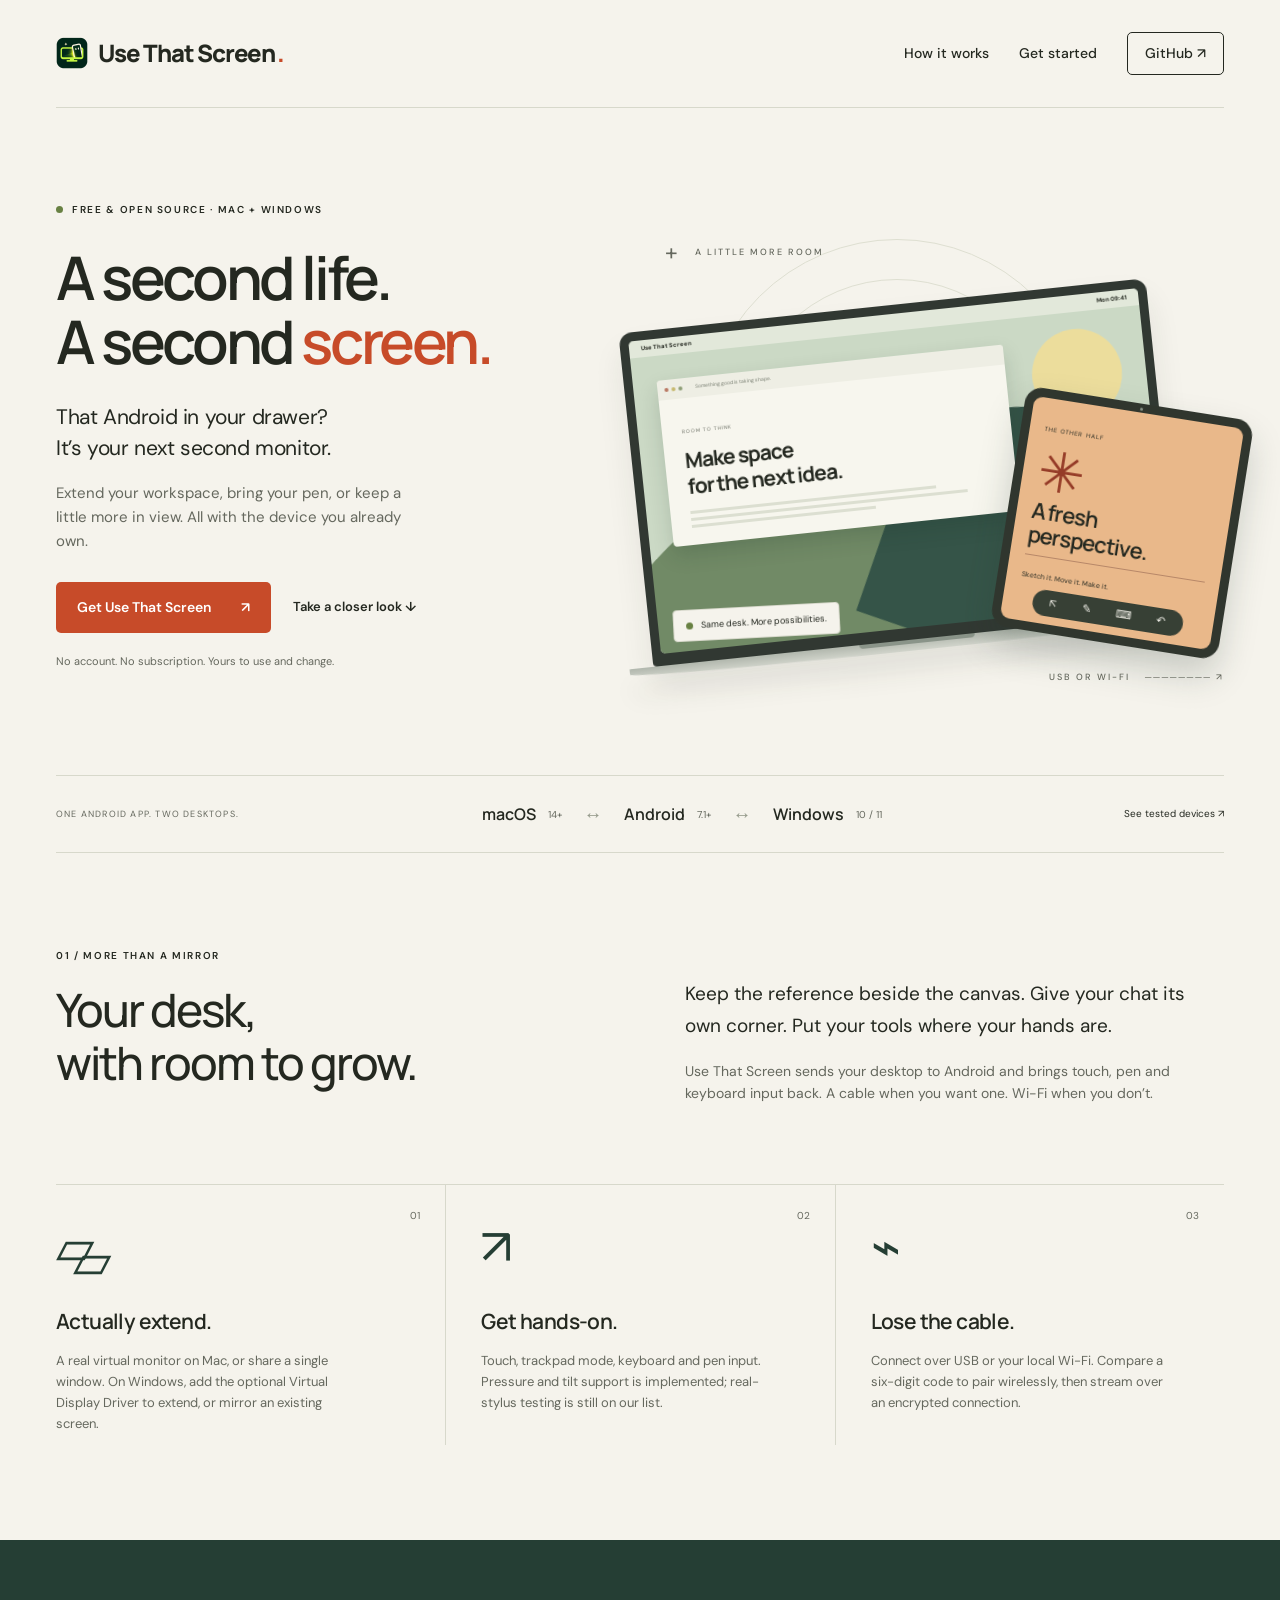
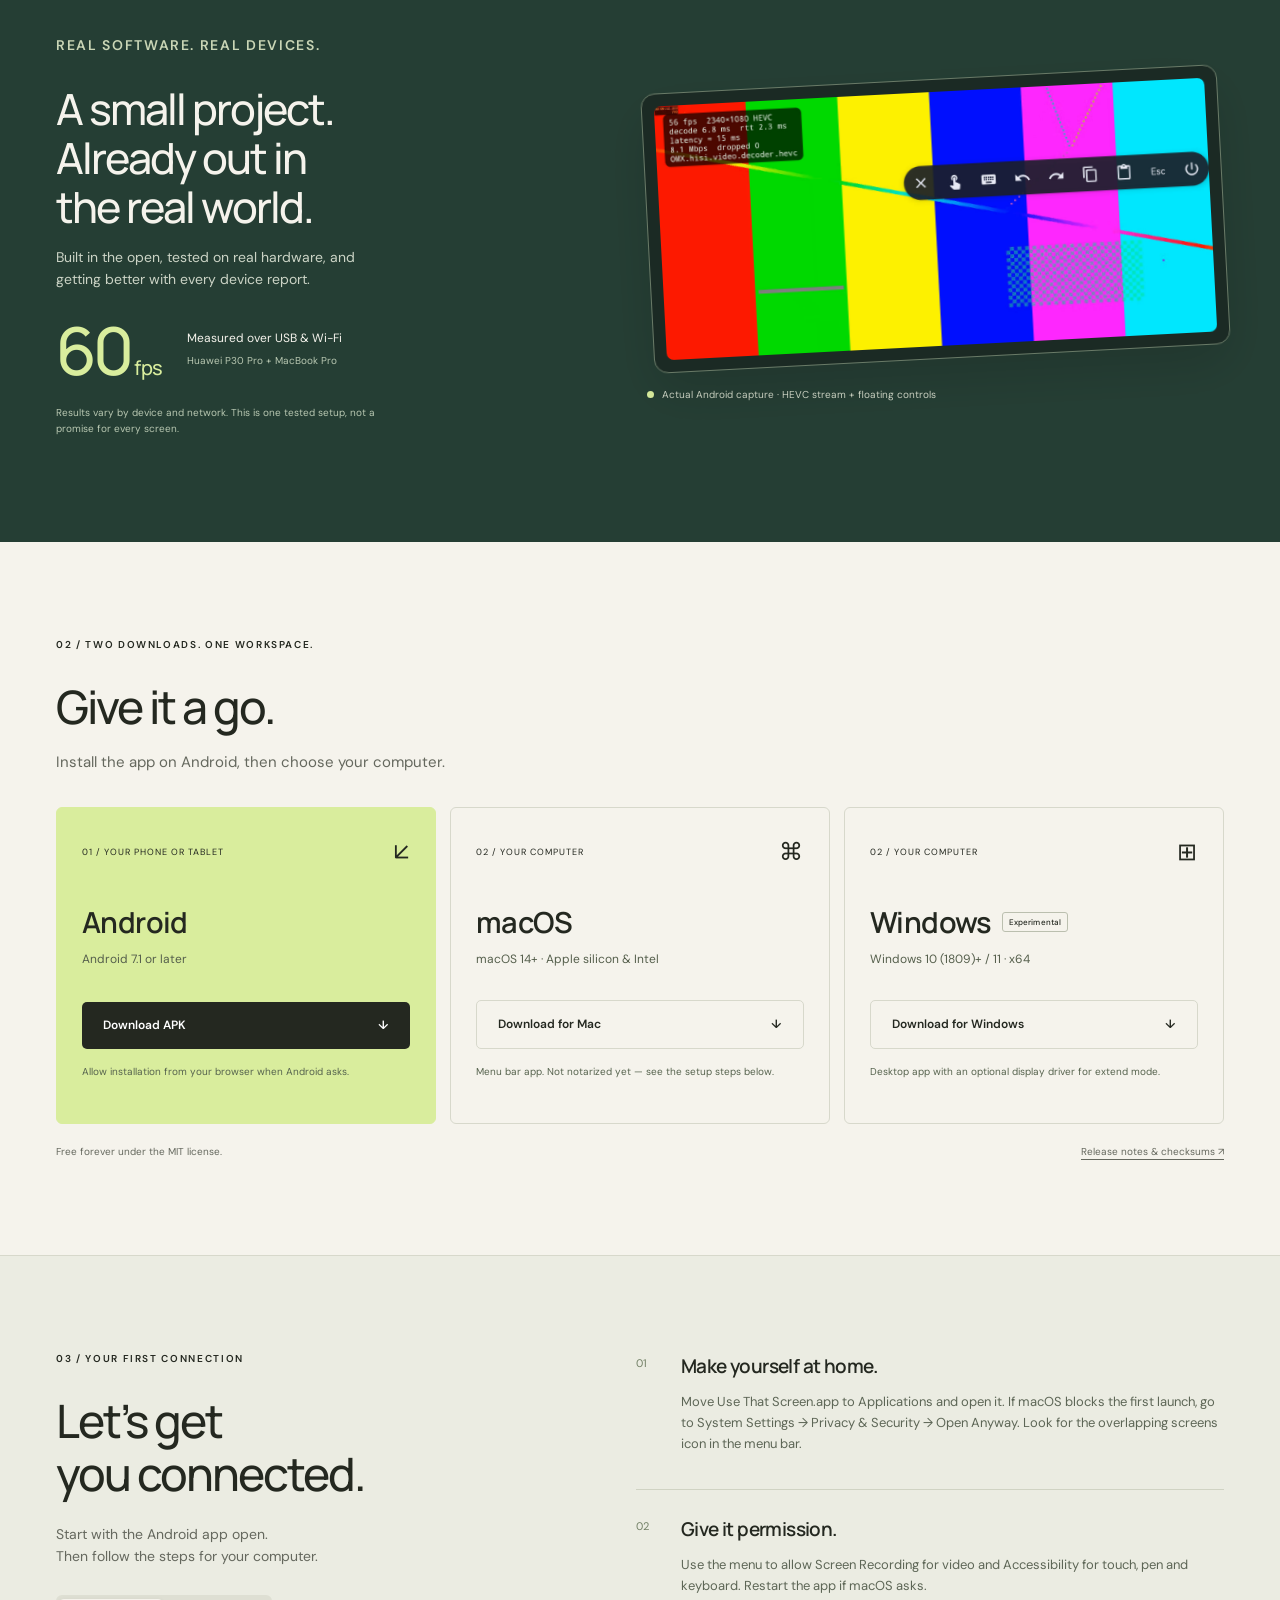
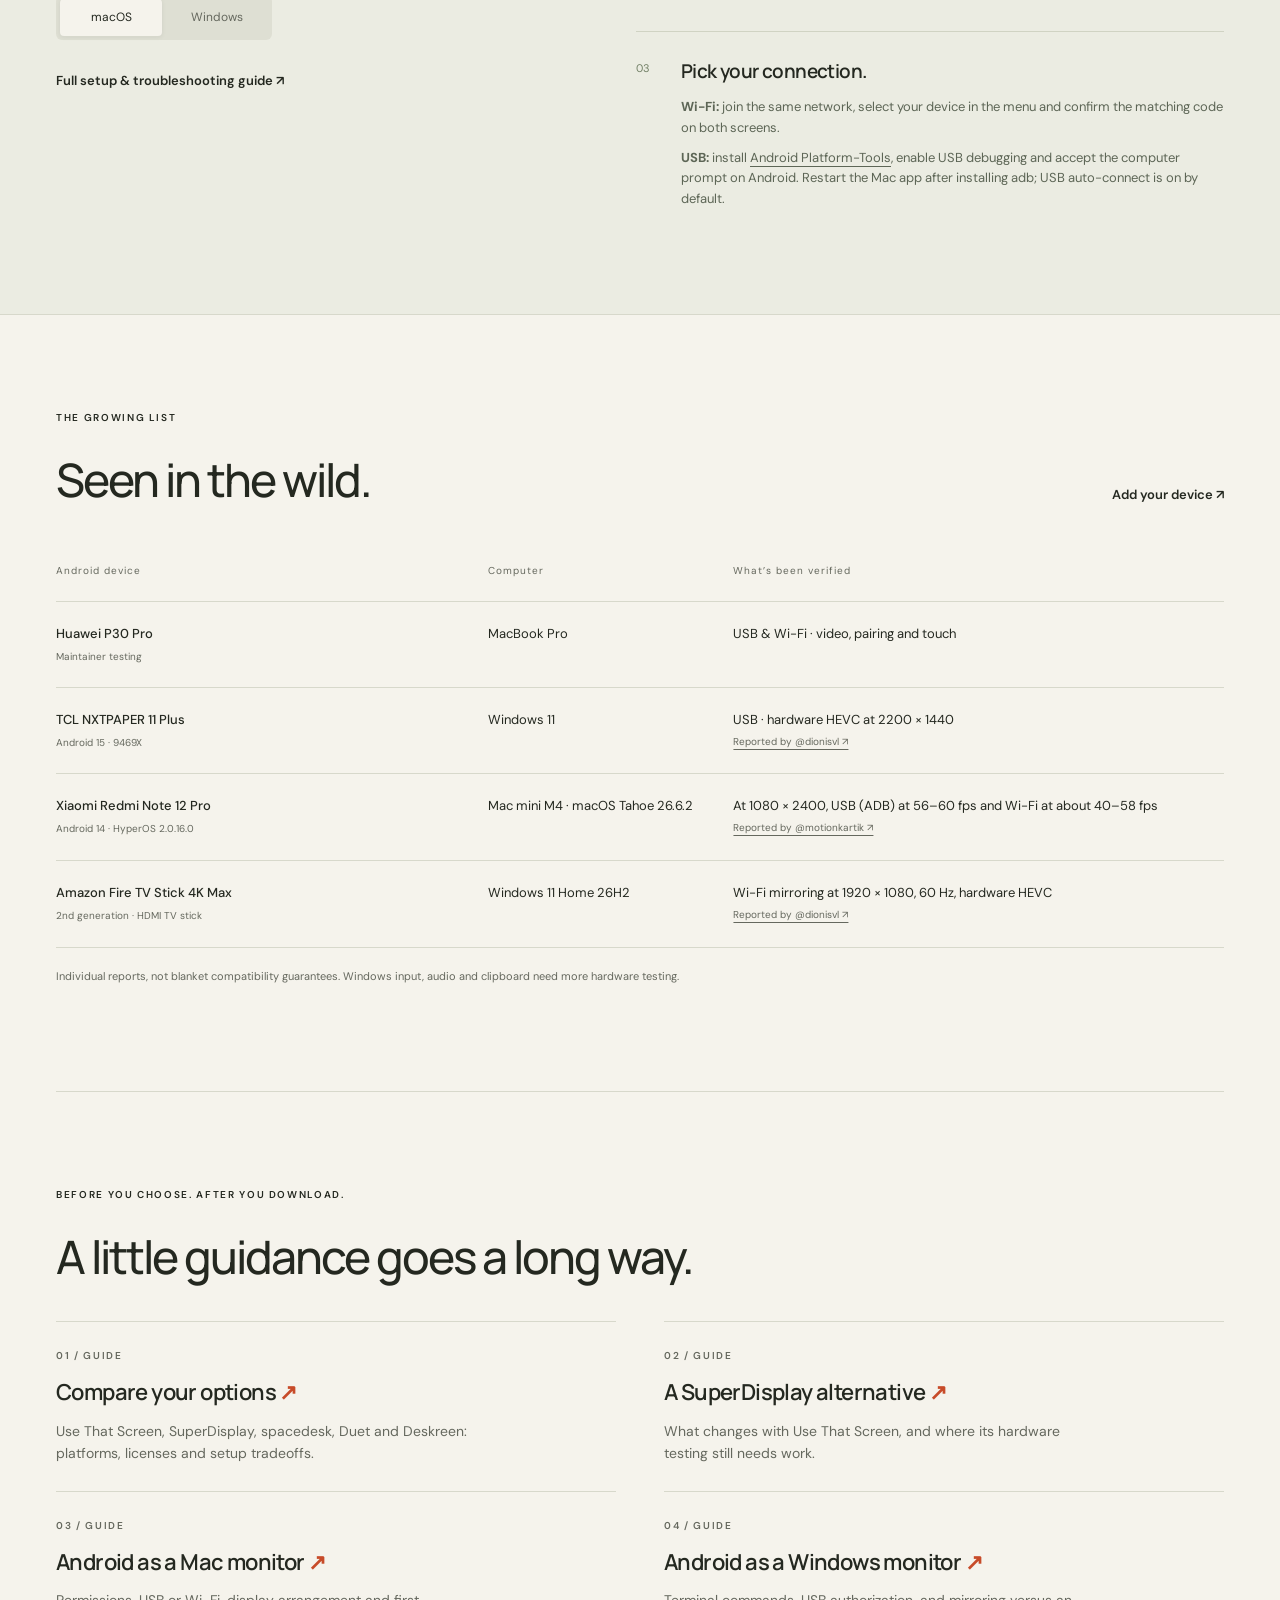
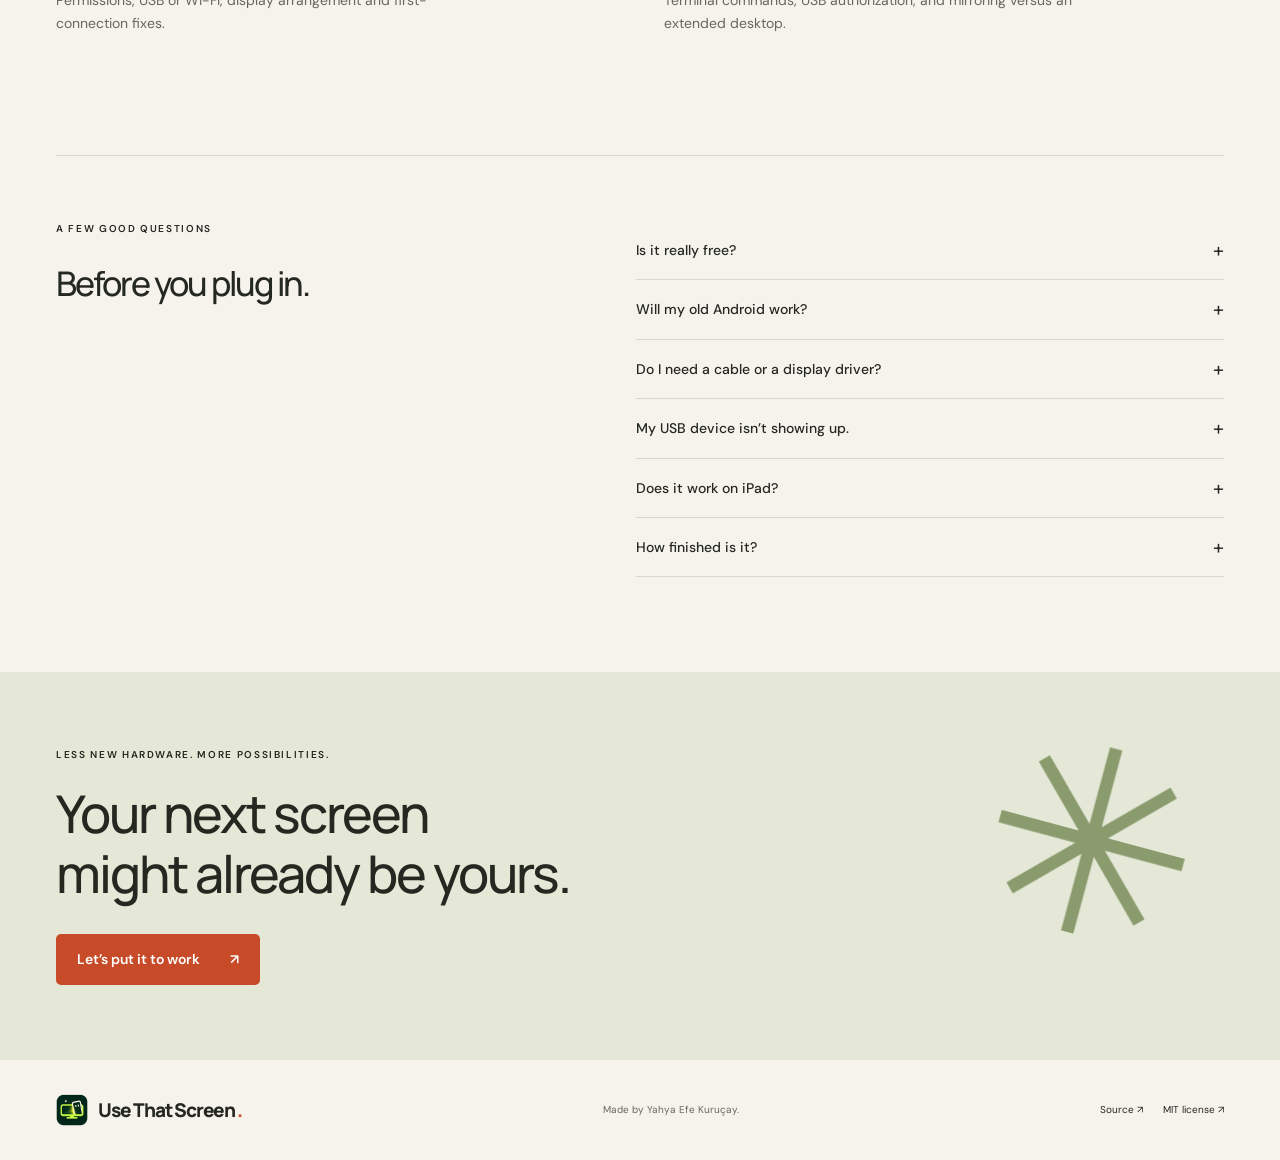
<file: docs/index.html>
<!doctype html>
<html lang="en">
  <head>
    <meta charset="utf-8" />
    <meta name="viewport" content="width=device-width, initial-scale=1" />
    <title>
      Use That Screen — Free Android Second Monitor for Mac &amp; Windows
    </title>
    <meta
      name="description"
      content="Turn an Android phone or tablet into a second screen for your Mac or Windows PC. USB or Wi-Fi. Free, open source, no account required."
    />
    <meta name="theme-color" content="#f5f3ec" />
    <link rel="canonical" href="https://usethatscreen.com/" />
    <meta property="og:type" content="website" />
    <meta
      property="og:title"
      content="Use That Screen — A second life. A second screen."
    />
    <meta
      property="og:description"
      content="More room for your ideas. Turn the Android device you already own into a second screen for Mac or Windows."
    />
    <meta
      property="og:image"
      content="https://usethatscreen.com/assets/social-preview.png"
    />
    <meta property="og:url" content="https://usethatscreen.com/" />
    <meta name="twitter:card" content="summary_large_image" />
    <link rel="icon" href="assets/logo.png" type="image/png" sizes="256x256" />
    <link rel="apple-touch-icon" href="assets/logo.png" />
    <link rel="preconnect" href="https://fonts.googleapis.com" />
    <link rel="preconnect" href="https://fonts.gstatic.com" crossorigin />
    <link
      href="https://fonts.googleapis.com/css2?family=DM+Sans:wght@400;450;500;600;700&family=Manrope:wght@400;500;600;700;800&display=swap"
      rel="stylesheet"
    />
    <link rel="stylesheet" href="assets/site.css" />
    <script src="assets/site.js" defer></script>
    <script type="application/ld+json">
      {
        "@context": "https://schema.org",
        "@type": "SoftwareApplication",
        "@id": "https://usethatscreen.com/#software",
        "name": "Use That Screen",
        "url": "https://usethatscreen.com/",
        "description": "Free, open-source Android second monitor for Mac and Windows, over USB or Wi-Fi.",
        "applicationCategory": "UtilitiesApplication",
        "operatingSystem": "Android 7.1+, macOS 14+, Windows 10 (1809)+ / 11",
        "license": "https://github.com/efekurucay/usethatscreen/blob/main/LICENSE",
        "downloadUrl": "https://github.com/efekurucay/usethatscreen/releases/latest",
        "author": {
          "@type": "Person",
          "name": "Yahya Efe Kuruçay",
          "url": "https://efekurucay.com/"
        },
        "offers": { "@type": "Offer", "price": "0", "priceCurrency": "USD" },
        "image": "https://usethatscreen.com/assets/social-preview.png"
      }
    </script>
    <link rel="stylesheet" href="assets/guides.css" />
  </head>
  <body>
    <a class="skip" href="#main">Skip to content</a>
    <header class="header wrap">
      <a class="brand" href="./" aria-label="Use That Screen home"
        ><img class="brand-mark" src="assets/logo.png" alt="" width="32" height="32"
        />Use That Screen<span class="wordmark-dot">.</span></a
      >
      <nav aria-label="Main navigation">
        <a href="#how-it-works">How it works</a><a href="#setup">Get started</a
        ><a class="github-link" href="https://github.com/efekurucay/usethatscreen"
          >GitHub <span aria-hidden="true">↗</span></a
        >
      </nav>
    </header>
    <main id="main">
      <section class="hero wrap" aria-labelledby="hero-title">
        <div class="hero-copy">
          <p class="eyebrow">
            <span class="status-dot"></span> FREE & OPEN SOURCE · MAC + WINDOWS
          </p>
          <h1 id="hero-title">A second life.<br />A second <em>screen.</em></h1>
          <p class="hero-description">
            That Android in your drawer?<br />It’s your next second monitor.
          </p>
          <p class="hero-detail">
            Extend your workspace, bring your pen, or keep a little more in
            view. All with the device you already own.
          </p>
          <div class="hero-actions">
            <a class="button primary" href="#download"
              >Get Use That Screen <span aria-hidden="true">↗</span></a
            ><a class="text-link" href="#how-it-works"
              >Take a closer look <span aria-hidden="true">↓</span></a
            >
          </div>
          <p class="fine-print">
            No account. No subscription. Yours to use and change.
          </p>
        </div>
        <div
          class="hero-art"
          role="img"
          aria-label="Illustration of a laptop and Android tablet sharing an extended workspace over USB or Wi-Fi"
        >
          <div class="art-label top-label">
            <span class="tiny-cross">+</span> A LITTLE MORE ROOM
          </div>
          <div class="orbit orbit-one"></div>
          <div class="orbit orbit-two"></div>
          <div class="laptop">
            <div class="laptop-screen">
              <div class="desktop">
                <div class="desktop-bar">
                  <span>Use That Screen</span><span>Mon 09:41</span>
                </div>
                <div class="sun"></div>
                <div class="hill hill-back"></div>
                <div class="hill hill-front"></div>
                <div class="work-window">
                  <div class="window-bar">
                    <b></b><b></b><b></b
                    ><span>Something good is taking shape.</span>
                  </div>
                  <div class="window-content">
                    <small>ROOM TO THINK</small
                    ><strong>Make space<br />for the next idea.</strong>
                    <div class="fake-lines"><i></i><i></i><i></i></div>
                  </div>
                </div>
              </div>
            </div>
            <div class="laptop-base"></div>
          </div>
          <div class="tablet">
            <div class="tablet-camera"></div>
            <div class="tablet-screen">
              <div class="tablet-note">
                <span>THE OTHER HALF</span>
                <div class="note-flower" aria-hidden="true">✳</div>
                <strong>A fresh<br />perspective.</strong>
                <div class="note-rule"></div>
                <small>Sketch it. Move it. Make it.</small>
              </div>
              <div class="tablet-toolbar">
                <span>↖</span><span>✎</span><span>⌨</span><span>↶</span>
              </div>
            </div>
          </div>
          <div class="connection-tag">
            <span class="status-dot"></span> Same desk. More possibilities.
          </div>
          <div class="art-label bottom-label">
            USB OR WI-FI <span aria-hidden="true">──────── ↗</span>
          </div>
        </div>
      </section>
      <div class="compatibility wrap">
        <span>ONE ANDROID APP. TWO DESKTOPS.</span>
        <div>
          macOS <small>14+</small><b>↔</b> Android <small>7.1+</small
          ><b>↔</b> Windows <small>10 / 11</small>
        </div>
        <a href="#devices">See tested devices ↗</a>
      </div>
      <section id="how-it-works" class="intro wrap section">
        <div class="section-heading">
          <p class="eyebrow">01 / MORE THAN A MIRROR</p>
          <h2>Your desk,<br />with room to grow.</h2>
        </div>
        <div class="intro-copy">
          <p>
            Keep the reference beside the canvas. Give your chat its own corner.
            Put your tools where your hands are.
          </p>
          <p>
            Use That Screen sends your desktop to Android and brings touch, pen and
            keyboard input back. A cable when you want one. Wi-Fi when you
            don’t.
          </p>
        </div>
      </section>
      <section class="features wrap" aria-label="Features">
        <article class="feature">
          <span class="feature-number">01</span>
          <div class="feature-symbol screens" aria-hidden="true">
            ▱<span>▱</span>
          </div>
          <h3>Actually extend.</h3>
          <p>
            A real virtual monitor on Mac, or share a single window. On
            Windows, add the optional Virtual Display Driver to extend, or
            mirror an existing screen.
          </p>
        </article>
        <article class="feature">
          <span class="feature-number">02</span>
          <div class="feature-symbol" aria-hidden="true">↗</div>
          <h3>Get hands-on.</h3>
          <p>
            Touch, trackpad mode, keyboard and pen input. Pressure and tilt
            support is implemented; real-stylus testing is still on our list.
          </p>
        </article>
        <article class="feature">
          <span class="feature-number">03</span>
          <div class="feature-symbol" aria-hidden="true">⌁</div>
          <h3>Lose the cable.</h3>
          <p>
            Connect over USB or your local Wi-Fi. Compare a six-digit code to
            pair wirelessly, then stream over an encrypted connection.
          </p>
        </article>
      </section>
      <section class="proof section">
        <div class="wrap proof-grid">
          <div>
            <p class="eyebrow">REAL SOFTWARE. REAL DEVICES.</p>
            <h2>
              A small project.<br />Already out in<br />
              the real world.
            </h2>
            <p>
              Built in the open, tested on real hardware, and getting better
              with every device report.
            </p>
            <div class="measurement">
              <strong data-roll>60<span class="unit">fps</span></strong>
              <div>
                Measured over USB & Wi-Fi<br /><small
                  >Huawei P30 Pro + MacBook Pro</small
                >
              </div>
            </div>
            <p class="proof-note">
              Results vary by device and network. This is one tested setup, not
              a promise for every screen.
            </p>
          </div>
          <figure>
            <div class="proof-image">
              <img
                src="assets/streaming.jpg"
                width="1400"
                height="646"
                loading="lazy"
                alt="Actual Use That Screen test stream on Android showing 56 fps, HEVC decoding, and the touch toolbar"
              />
            </div>
            <figcaption>
              <span class="status-dot"></span> Actual Android capture · HEVC
              stream + floating controls
            </figcaption>
          </figure>
        </div>
      </section>
      <section id="download" class="wrap section download">
        <div class="section-heading">
          <p class="eyebrow">02 / TWO DOWNLOADS. ONE WORKSPACE.</p>
          <h2>Give it a go.</h2>
          <p>Install the app on Android, then choose your computer.</p>
        </div>
        <div class="download-grid">
          <article class="download-card android-card">
            <div class="download-top">
              <span>01 / YOUR PHONE OR TABLET</span
              ><span aria-hidden="true">↙</span>
            </div>
            <h3>Android</h3>
            <p>Android 7.1 or later</p>
            <a
              class="button dark"
              href="https://github.com/efekurucay/usethatscreen/releases/latest/download/UseThatScreen.apk"
              data-download="android"
              >Download APK <span aria-hidden="true">↓</span></a
            ><small
              >Allow installation from your browser when Android asks.</small
            >
          </article>
          <article class="download-card">
            <div class="download-top">
              <span>02 / YOUR COMPUTER</span><span aria-hidden="true">⌘</span>
            </div>
            <h3>macOS</h3>
            <p>macOS 14+ · Apple silicon & Intel</p>
            <a
              class="button outline"
              href="https://github.com/efekurucay/usethatscreen/releases/latest/download/UseThatScreen-macOS.zip"
              data-download="mac"
              >Download for Mac <span aria-hidden="true">↓</span></a
            ><small
              >Menu bar app. Not notarized yet — see the setup steps
              below.</small
            >
          </article>
          <article class="download-card">
            <div class="download-top">
              <span>02 / YOUR COMPUTER</span><span aria-hidden="true">⊞</span>
            </div>
            <h3>Windows <span class="experimental">Experimental</span></h3>
            <p>Windows 10 (1809)+ / 11 · x64</p>
            <a
              class="button outline"
              href="https://github.com/efekurucay/usethatscreen/releases/latest/download/UseThatScreen-windows-x64-setup.exe"
              data-download="windows"
              >Download for Windows <span aria-hidden="true">↓</span></a
            ><small
              >Desktop app with an optional display driver for extend mode.</small
            >
          </article>
        </div>
        <div class="download-foot">
          <span>Free forever under the MIT license.</span
          ><a href="https://github.com/efekurucay/usethatscreen/releases/latest"
            >Release notes & checksums ↗</a
          >
        </div>
      </section>
      <section id="setup" class="setup section">
        <div class="wrap setup-grid">
          <div>
            <p class="eyebrow">03 / YOUR FIRST CONNECTION</p>
            <h2>Let’s get<br />you connected.</h2>
            <p>
              Start with the Android app open.<br />Then follow the steps for
              your computer.
            </p>
            <div
              class="platform-switch"
              data-active="mac"
              role="group"
              aria-label="Choose your computer"
            >
              <button type="button" data-platform="mac" aria-pressed="true">
                macOS</button
              ><button
                type="button"
                data-platform="windows"
                aria-pressed="false"
              >
                Windows
              </button>
            </div>
            <a
              class="text-link"
              href="https://github.com/efekurucay/usethatscreen/blob/main/docs/SETUP.md"
              >Full setup & troubleshooting guide ↗</a
            >
          </div>
          <div class="setup-steps" id="setup-instructions" aria-live="polite">
            <div data-guide="mac">
              <ol>
                <li>
                  <h3>Make yourself at home.</h3>
                  <p>
                    Move Use That Screen.app to Applications and open it. If macOS
                    blocks the first launch, go to System Settings → Privacy &
                    Security → Open Anyway. Look for the overlapping screens
                    icon in the menu bar.
                  </p>
                </li>
                <li>
                  <h3>Give it permission.</h3>
                  <p>
                    Use the menu to allow Screen Recording for video and
                    Accessibility for touch, pen and keyboard. Restart the app
                    if macOS asks.
                  </p>
                </li>
                <li>
                  <h3>Pick your connection.</h3>
                  <p>
                    <strong>Wi-Fi:</strong> join the same network, select your
                    device in the menu and confirm the matching code on both
                    screens.
                  </p>
                  <p>
                    <strong>USB:</strong> install
                    <a
                      href="https://developer.android.com/tools/releases/platform-tools"
                      >Android Platform-Tools</a
                    >, enable USB debugging and accept the computer prompt on
                    Android. Restart the Mac app after installing adb; USB
                    auto-connect is on by default.
                  </p>
                </li>
              </ol>
            </div>
            <div data-guide="windows" hidden>
              <ol>
                <li>
                  <h3>Install and open the app.</h3>
                  <p>
                    Run the Windows installer and open Use That Screen from the
                    Start menu. Keep the Android app open.
                  </p>
                </li>
                <li>
                  <h3>Connect your device.</h3>
                  <p>
                    <strong>USB:</strong> install
                    <a
                      href="https://developer.android.com/tools/releases/platform-tools"
                      >Android Platform-Tools</a
                    >, enable USB debugging, unlock Android and allow this
                    computer. Select the device under USB.
                  </p>
                  <p>
                    <strong>Wi-Fi:</strong> select the device under Wi-Fi or
                    enter the address shown on Android, then confirm the
                    matching code on both screens.
                  </p>
                </li>
                <li>
                  <h3>Mirror now. Extend if you like.</h3>
                  <p>
                    The host mirrors a monitor by default. For a separate
                    workspace, install the optional
                    <a
                      href="https://github.com/efekurucay/usethatscreen/blob/main/windows/README.md#extra-monitor-virtual-display-driver-setup"
                      >Virtual Display Driver</a
                    >
                    and arrange it in Windows display settings.
                  </p>
                </li>
              </ol>
            </div>
            <noscript
              ><p>
                For Windows instructions, open the
                <a
                  href="https://github.com/efekurucay/usethatscreen/blob/main/docs/SETUP.md"
                  >full setup guide</a
                >.
              </p></noscript
            >
          </div>
        </div>
      </section>
      <section id="devices" class="wrap section devices">
        <div class="device-heading">
          <div>
            <p class="eyebrow">THE GROWING LIST</p>
            <h2>Seen in the wild.</h2>
          </div>
          <a
            class="text-link"
            href="https://github.com/efekurucay/usethatscreen/issues/new?template=device_report.yml"
            >Add your device ↗</a
          >
        </div>
        <div
          class="device-table"
          role="region"
          aria-label="Tested devices"
          tabindex="0"
        >
          <table>
            <thead>
              <tr>
                <th scope="col">Android device</th>
                <th scope="col">Computer</th>
                <th scope="col">What’s been verified</th>
              </tr>
            </thead>
            <tbody>
              <tr>
                <th scope="row">
                  Huawei P30 Pro<span>Maintainer testing</span>
                </th>
                <td>MacBook Pro</td>
                <td>USB & Wi-Fi · video, pairing and touch</td>
              </tr>
              <tr>
                <th scope="row">
                  TCL NXTPAPER 11 Plus<span>Android 15 · 9469X</span>
                </th>
                <td>Windows 11</td>
                <td>
                  USB · hardware HEVC at 2200 × 1440<br /><a
                    href="https://github.com/efekurucay/usethatscreen/pull/3"
                    >Reported by @dionisvl ↗</a
                  >
                </td>
              </tr>
              <tr>
                <th scope="row">
                  Xiaomi Redmi Note 12 Pro<span>Android 14 · HyperOS 2.0.16.0</span>
                </th>
                <td>Mac mini M4 · macOS Tahoe 26.6.2</td>
                <td>
                  At 1080 × 2400, USB (ADB) at 56–60 fps and Wi-Fi at about
                  40–58 fps<br /><a
                    href="https://github.com/efekurucay/usethatscreen/issues/6"
                    >Reported by @motionkartik ↗</a
                  >
                </td>
              </tr>
              <tr>
                <th scope="row">
                  Amazon Fire TV Stick 4K Max<span>2nd generation · HDMI TV stick</span>
                </th>
                <td>Windows 11 Home 26H2</td>
                <td>
                  Wi-Fi mirroring at 1920 × 1080, 60 Hz, hardware HEVC<br /><a
                    href="https://github.com/efekurucay/usethatscreen/issues/16"
                    >Reported by @dionisvl ↗</a
                  >
                </td>
              </tr>
            </tbody>
          </table>
        </div>
        <p class="fine-print">
          Individual reports, not blanket compatibility guarantees. Windows
          input, audio and clipboard need more hardware testing.
        </p>
      </section>
      <section id="guides" class="wrap section guides">
        <p class="eyebrow">BEFORE YOU CHOOSE. AFTER YOU DOWNLOAD.</p>
        <h2>A little guidance goes a long way.</h2>
        <div class="guide-grid">
          <a class="guide-card" href="android-second-monitor-apps/"
            ><span class="eyebrow">01 / GUIDE</span>
            <h3>Compare your options <span aria-hidden="true">↗</span></h3>
            <p>
              Use That Screen, SuperDisplay, spacedesk, Duet and Deskreen: platforms,
              licenses and setup tradeoffs.
            </p></a
          ><a class="guide-card" href="superdisplay-alternative/"
            ><span class="eyebrow">02 / GUIDE</span>
            <h3>
              A SuperDisplay alternative <span aria-hidden="true">↗</span>
            </h3>
            <p>
              What changes with Use That Screen, and where its hardware testing still
              needs work.
            </p></a
          ><a class="guide-card" href="android-second-monitor-mac/"
            ><span class="eyebrow">03 / GUIDE</span>
            <h3>Android as a Mac monitor <span aria-hidden="true">↗</span></h3>
            <p>
              Permissions, USB or Wi-Fi, display arrangement and
              first-connection fixes.
            </p></a
          ><a class="guide-card" href="android-second-monitor-windows/"
            ><span class="eyebrow">04 / GUIDE</span>
            <h3>
              Android as a Windows monitor <span aria-hidden="true">↗</span>
            </h3>
            <p>
              Terminal commands, USB authorization, and mirroring versus an
              extended desktop.
            </p></a
          >
        </div>
      </section>
      <section class="wrap faq section">
        <div>
          <p class="eyebrow">A FEW GOOD QUESTIONS</p>
          <h2>Before you plug in.</h2>
        </div>
        <div class="questions">
          <details>
            <summary>Is it really free?</summary>
            <p>
              Yes. Use That Screen is MIT-licensed open source. There are no ads,
              accounts or subscriptions. Download it, inspect it, change it.
            </p>
          </details>
          <details>
            <summary>Will my old Android work?</summary>
            <p>
              The app requires Android 7.1 or later. Performance depends on your
              device’s video decoder, resolution and connection. Start with the
              tested-device list above, and let us know how yours does.
            </p>
          </details>
          <details>
            <summary>Do I need a cable or a display driver?</summary>
            <p>
              A cable is optional: Wi-Fi works too. USB needs Android
              Platform-Tools and USB debugging. Mac creates its own virtual
              display; Windows needs the optional Virtual Display Driver for an
              extended desktop, but can mirror without it.
            </p>
          </details>
          <details>
            <summary>My USB device isn’t showing up.</summary>
            <p>
              Use a data-capable cable, unlock Android, enable USB debugging and
              accept the computer authorization prompt. Run
              <code>adb devices -l</code>: the state must be
              <code>device</code>. For a device with an empty serial, keep only
              one USB Android device attached. See the
              <a
                href="https://github.com/efekurucay/usethatscreen/blob/main/docs/SETUP.md"
                >troubleshooting guide</a
              >.
            </p>
          </details>
          <details>
            <summary>Does it work on iPad?</summary>
            <p>
              An early iPad viewer (iPadOS 17+) shows an extended or mirrored
              desktop over Wi-Fi. You build it from source with Xcode for now,
              and it doesn’t send touch, Apple Pencil or keyboard input back
              yet.
              <a
                href="https://github.com/efekurucay/usethatscreen/blob/main/ipad/README.md"
                >Build and test it.</a
              >
            </p>
          </details>
          <details>
            <summary>How finished is it?</summary>
            <p>
              It’s an early project. Mac-to-Android streaming has been tested on
              real hardware, and we now have our first Windows hardware report.
              The Mac app is not notarized, Windows is experimental, and
              physical stylus testing is still needed.
              <a href="https://github.com/efekurucay/usethatscreen#status"
                >See the current status.</a
              >
            </p>
          </details>
        </div>
      </section>
      <section class="closing">
        <div class="wrap">
          <p class="eyebrow">LESS NEW HARDWARE. MORE POSSIBILITIES.</p>
          <h2>Your next screen<br />might already be yours.</h2>
          <a class="button primary" href="#download"
            >Let’s put it to work <span aria-hidden="true">↗</span></a
          ><span class="closing-flower" aria-hidden="true">✳</span>
        </div>
      </section>
    </main>
    <footer class="wrap">
      <a class="brand" href="./"
        ><img class="brand-mark" src="assets/logo.png" alt="" width="32" height="32"
        />Use That Screen<span class="wordmark-dot">.</span></a
      >
      <p>Made by <a href="https://efekurucay.com">Yahya Efe Kuruçay</a>.</p>
      <div>
        <a href="https://github.com/efekurucay/usethatscreen">Source ↗</a
        ><a href="https://github.com/efekurucay/usethatscreen/blob/main/LICENSE"
          >MIT license ↗</a
        >
      </div>
    </footer>
    <div class="toast-region" aria-live="polite"></div>
  </body>
</html>
</file>
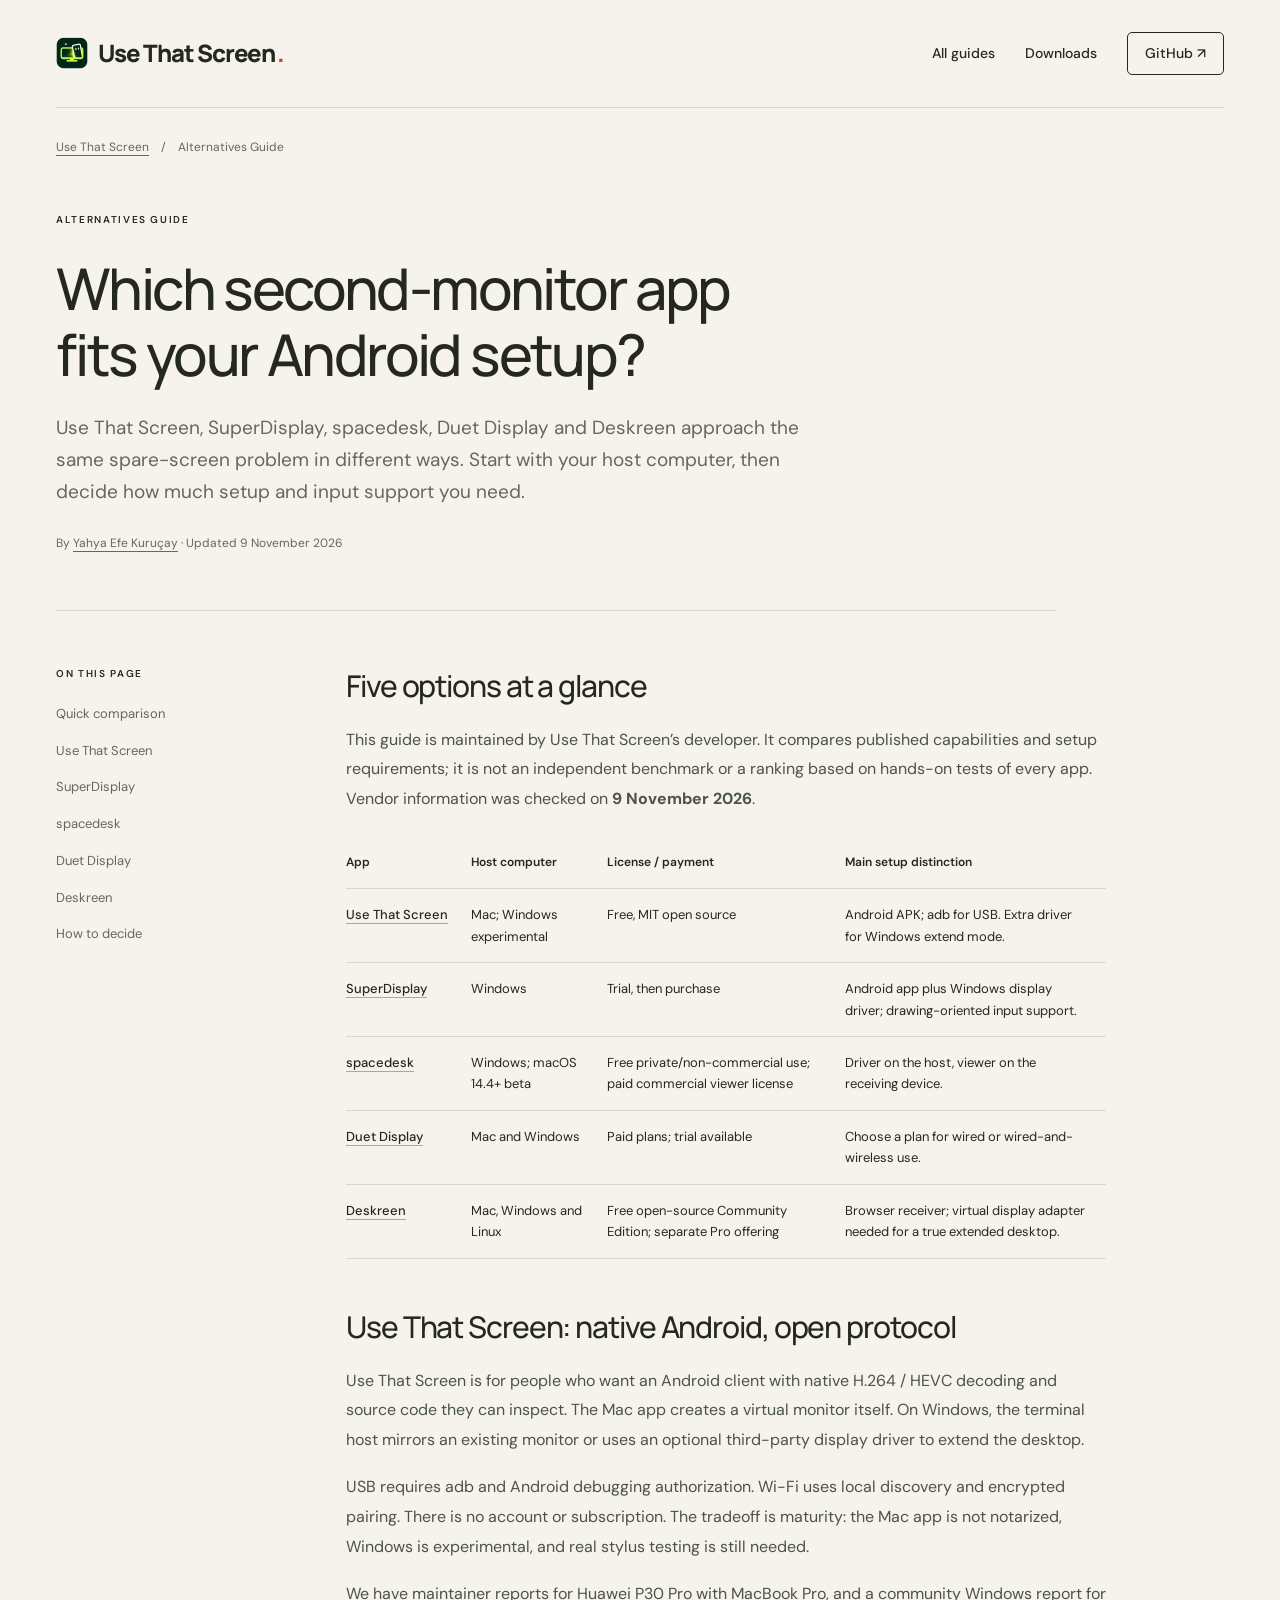
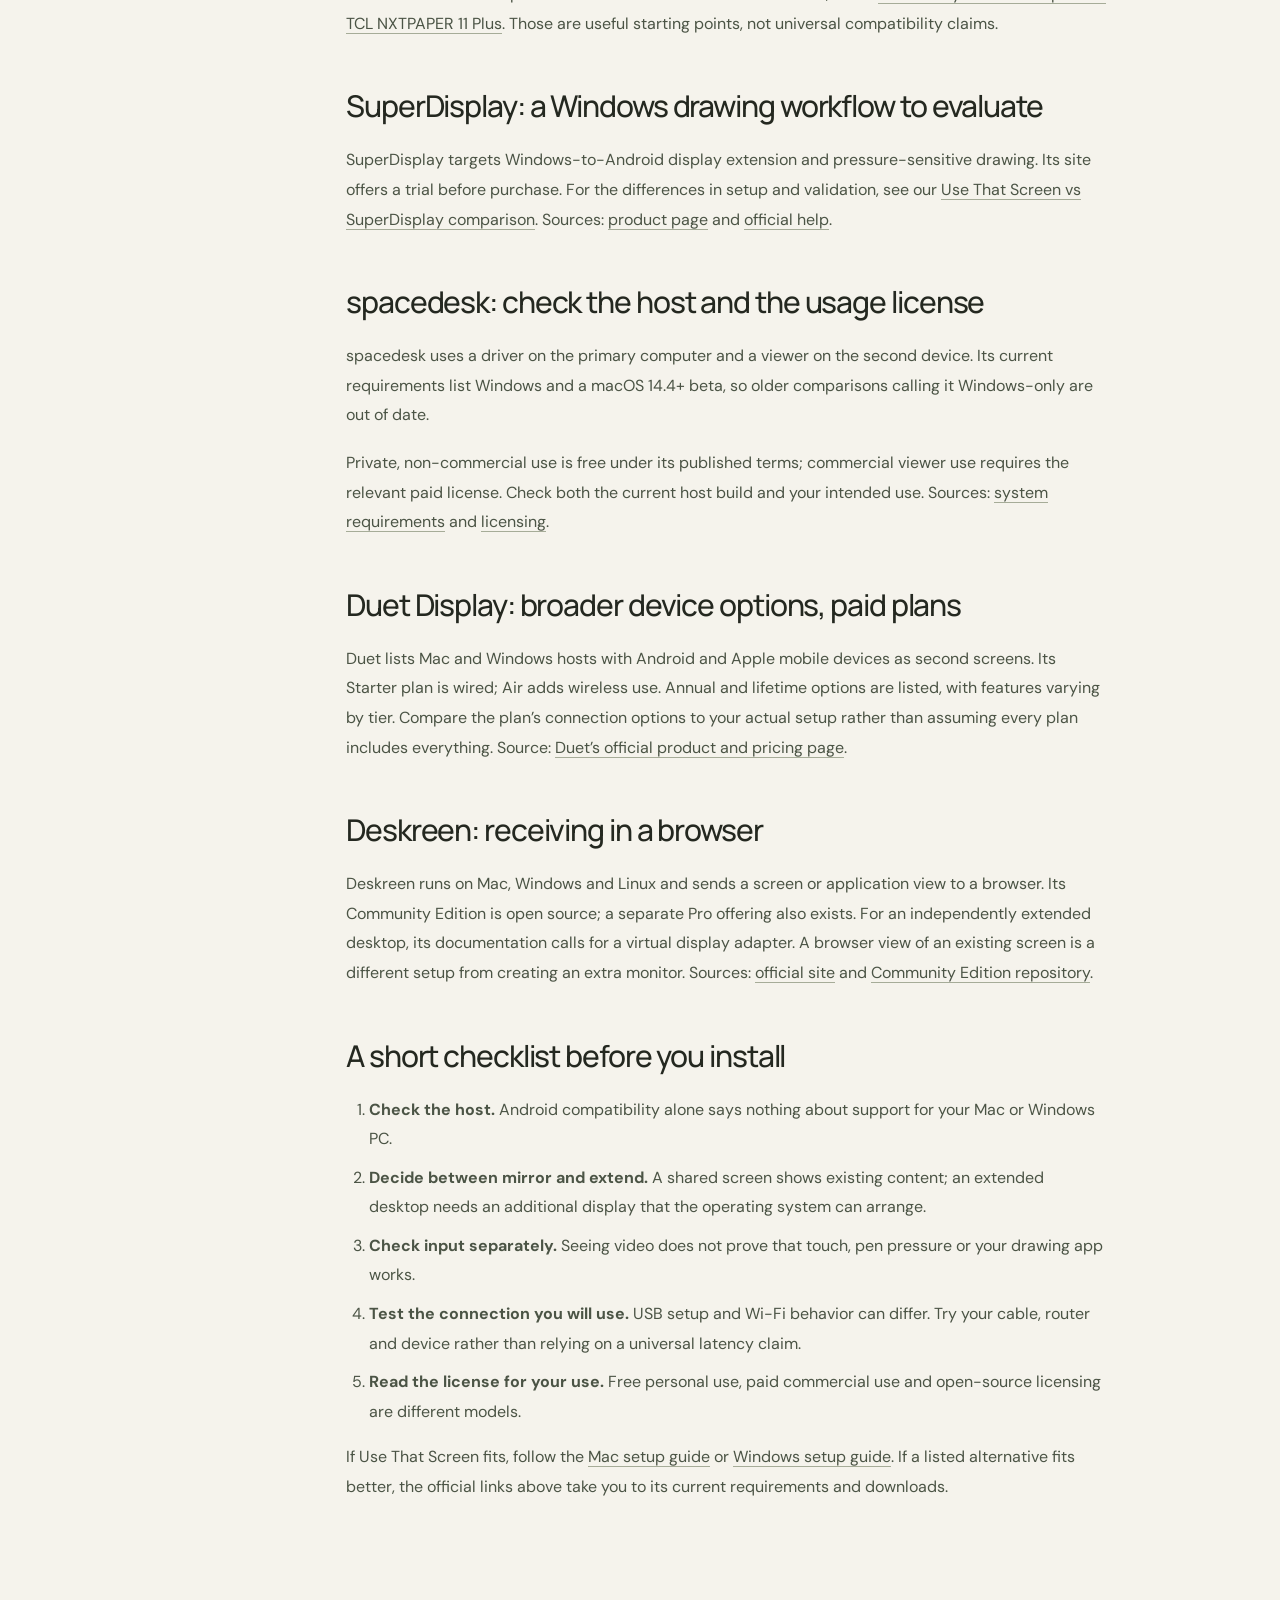
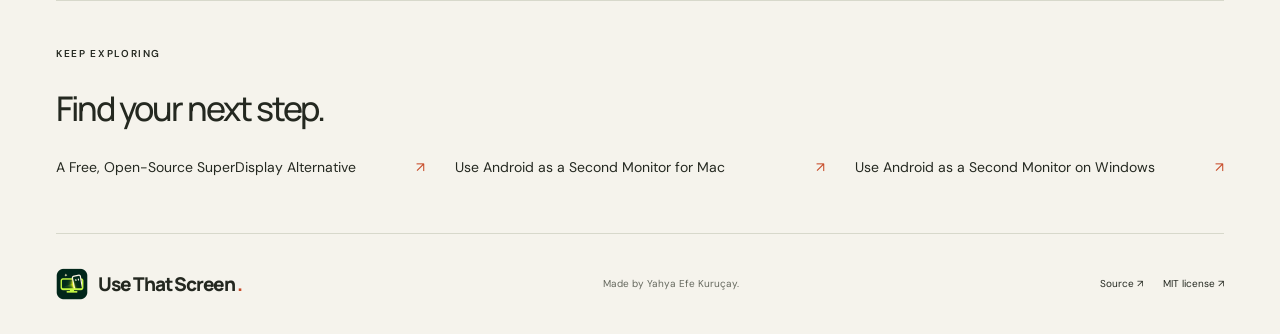
<file: docs/android-second-monitor-apps/index.html>
<!doctype html>
<html lang="en">
  <head>
    <meta charset="utf-8" />
    <meta name="viewport" content="width=device-width, initial-scale=1" />
    <title>Android Second Monitor Apps Compared | Use That Screen</title>
    <meta
      name="description"
      content="Compare Use That Screen, SuperDisplay, spacedesk, Duet Display and Deskreen for using Android as a second monitor. Platforms, licensing, setup and tradeoffs."
    />
    <meta name="theme-color" content="#f5f3ec" />
    <link
      rel="canonical"
      href="https://usethatscreen.com/android-second-monitor-apps/"
    />
    <meta property="og:type" content="article" />
    <meta
      property="og:title"
      content="Android Second Monitor Apps Compared | Use That Screen"
    />
    <meta
      property="og:description"
      content="Compare Use That Screen, SuperDisplay, spacedesk, Duet Display and Deskreen for using Android as a second monitor. Platforms, licensing, setup and tradeoffs."
    />
    <meta
      property="og:url"
      content="https://usethatscreen.com/android-second-monitor-apps/"
    />
    <meta
      property="og:image"
      content="https://usethatscreen.com/assets/social-preview.png"
    />
    <meta name="twitter:card" content="summary_large_image" />
    <meta name="author" content="Yahya Efe Kuruçay" />
    <link rel="icon" href="../assets/logo.png" type="image/png" sizes="256x256" />
    <link rel="apple-touch-icon" href="../assets/logo.png" />
    <link rel="preconnect" href="https://fonts.googleapis.com" />
    <link rel="preconnect" href="https://fonts.gstatic.com" crossorigin />
    <link
      href="https://fonts.googleapis.com/css2?family=DM+Sans:wght@400;450;500;600;700&family=Manrope:wght@400;500;600;700;800&display=swap"
      rel="stylesheet"
    />
    <link rel="stylesheet" href="../assets/site.css" />
    <link rel="stylesheet" href="../assets/guides.css" />
    <script type="application/ld+json">
      {
        "@context": "https://schema.org",
        "@graph": [
          {
            "@type": "TechArticle",
            "headline": "Which second-monitor app fits your Android setup?",
            "description": "Compare Use That Screen, SuperDisplay, spacedesk, Duet Display and Deskreen for using Android as a second monitor. Platforms, licensing, setup and tradeoffs.",
            "url": "https://usethatscreen.com/android-second-monitor-apps/",
            "mainEntityOfPage": "https://usethatscreen.com/android-second-monitor-apps/",
            "datePublished": "2026-11-09",
            "dateModified": "2026-11-09",
            "author": {
              "@type": "Person",
              "name": "Yahya Efe Kuruçay",
              "url": "https://efekurucay.com/"
            },
            "inLanguage": "en",
            "image": "https://usethatscreen.com/assets/social-preview.png"
          },
          {
            "@type": "BreadcrumbList",
            "itemListElement": [
              {
                "@type": "ListItem",
                "position": 1,
                "name": "Use That Screen",
                "item": "https://usethatscreen.com/"
              },
              {
                "@type": "ListItem",
                "position": 2,
                "name": "Which second-monitor app fits your Android setup?",
                "item": "https://usethatscreen.com/android-second-monitor-apps/"
              }
            ]
          }
        ]
      }
    </script>
  </head>
  <body>
    <a class="skip" href="#main">Skip to content</a>
    <header class="header wrap">
      <a class="brand" href="../" aria-label="Use That Screen home"
        ><img class="brand-mark" src="../assets/logo.png" alt="" width="32" height="32"
        />Use That Screen<span class="wordmark-dot">.</span></a
      >
      <nav aria-label="Main navigation">
        <a href="../#guides">All guides</a><a href="../#download">Downloads</a
        ><a class="github-link" href="https://github.com/efekurucay/usethatscreen"
          >GitHub ↗</a
        >
      </nav>
    </header>
    <main id="main" class="wrap">
      <nav class="breadcrumbs" aria-label="Breadcrumb">
        <a href="../">Use That Screen</a><span aria-hidden="true">/</span
        ><span>Alternatives Guide</span>
      </nav>
      <div class="article-heading">
        <p class="eyebrow">ALTERNATIVES GUIDE</p>
        <h1>
          Which second-monitor app<br />
          fits your Android setup?
        </h1>
        <p class="article-lead">
          Use That Screen, SuperDisplay, spacedesk, Duet Display and Deskreen
          approach the same spare-screen problem in different ways. Start with
          your host computer, then decide how much setup and input support you
          need.
        </p>
        <p class="article-byline">
          By <a href="https://efekurucay.com/">Yahya Efe Kuruçay</a> · Updated
          <time datetime="2026-11-09">9 November 2026</time>
        </p>
      </div>
      <div class="article-layout">
        <aside class="article-toc">
          <p class="eyebrow">ON THIS PAGE</p>
          <nav aria-label="On this page">
            <a href="#compare">Quick comparison</a
            ><a href="#usethatscreen">Use That Screen</a
            ><a href="#superdisplay">SuperDisplay</a
            ><a href="#spacedesk">spacedesk</a><a href="#duet">Duet Display</a
            ><a href="#deskreen">Deskreen</a><a href="#decide">How to decide</a>
          </nav>
        </aside>
        <article class="article-body">
          <section id="compare">
            <h2>Five options at a glance</h2>
            <p>
              This guide is maintained by Use That Screen’s developer. It compares
              published capabilities and setup requirements; it is not an
              independent benchmark or a ranking based on hands-on tests of
              every app. Vendor information was checked on
              <strong>9 November 2026</strong>.
            </p>
            <div
              class="article-table"
              role="region"
              aria-label="Android second monitor app comparison"
              tabindex="0"
            >
              <table>
                <thead>
                  <tr>
                    <th scope="col">App</th>
                    <th scope="col">Host computer</th>
                    <th scope="col">License / payment</th>
                    <th scope="col">Main setup distinction</th>
                  </tr>
                </thead>
                <tbody>
                  <tr>
                    <th scope="row"><a href="../">Use That Screen</a></th>
                    <td>Mac; Windows experimental</td>
                    <td>Free, MIT open source</td>
                    <td>
                      Android APK; adb for USB. Extra driver for Windows extend
                      mode.
                    </td>
                  </tr>
                  <tr>
                    <th scope="row">
                      <a href="https://superdisplay.app/">SuperDisplay</a>
                    </th>
                    <td>Windows</td>
                    <td>Trial, then purchase</td>
                    <td>
                      Android app plus Windows display driver; drawing-oriented
                      input support.
                    </td>
                  </tr>
                  <tr>
                    <th scope="row">
                      <a href="https://www.spacedesk.net/">spacedesk</a>
                    </th>
                    <td>Windows; macOS 14.4+ beta</td>
                    <td>
                      Free private/non-commercial use; paid commercial viewer
                      license
                    </td>
                    <td>Driver on the host, viewer on the receiving device.</td>
                  </tr>
                  <tr>
                    <th scope="row">
                      <a href="https://www.duetdisplay.com/">Duet Display</a>
                    </th>
                    <td>Mac and Windows</td>
                    <td>Paid plans; trial available</td>
                    <td>Choose a plan for wired or wired-and-wireless use.</td>
                  </tr>
                  <tr>
                    <th scope="row">
                      <a href="https://deskreen.com/">Deskreen</a>
                    </th>
                    <td>Mac, Windows and Linux</td>
                    <td>
                      Free open-source Community Edition; separate Pro offering
                    </td>
                    <td>
                      Browser receiver; virtual display adapter needed for a
                      true extended desktop.
                    </td>
                  </tr>
                </tbody>
              </table>
            </div>
          </section>
          <section id="usethatscreen">
            <h2>Use That Screen: native Android, open protocol</h2>
            <p>
              Use That Screen is for people who want an Android client with native
              H.264 / HEVC decoding and source code they can inspect. The Mac
              app creates a virtual monitor itself. On Windows, the terminal
              host mirrors an existing monitor or uses an optional third-party
              display driver to extend the desktop.
            </p>
            <p>
              USB requires adb and Android debugging authorization. Wi-Fi uses
              local discovery and encrypted pairing. There is no account or
              subscription. The tradeoff is maturity: the Mac app is not
              notarized, Windows is experimental, and real stylus testing is
              still needed.
            </p>
            <p>
              We have maintainer reports for Huawei P30 Pro with MacBook Pro,
              and a
              <a href="https://github.com/efekurucay/usethatscreen/pull/3"
                >community Windows report for TCL NXTPAPER 11 Plus</a
              >. Those are useful starting points, not universal compatibility
              claims.
            </p>
          </section>
          <section id="superdisplay">
            <h2>SuperDisplay: a Windows drawing workflow to evaluate</h2>
            <p>
              SuperDisplay targets Windows-to-Android display extension and
              pressure-sensitive drawing. Its site offers a trial before
              purchase. For the differences in setup and validation, see our
              <a href="../superdisplay-alternative/"
                >Use That Screen vs SuperDisplay comparison</a
              >. Sources:
              <a href="https://superdisplay.app/">product page</a> and
              <a href="https://superdisplay.app/help/">official help</a>.
            </p>
          </section>
          <section id="spacedesk">
            <h2>spacedesk: check the host and the usage license</h2>
            <p>
              spacedesk uses a driver on the primary computer and a viewer on
              the second device. Its current requirements list Windows and a
              macOS 14.4+ beta, so older comparisons calling it Windows-only are
              out of date.
            </p>
            <p>
              Private, non-commercial use is free under its published terms;
              commercial viewer use requires the relevant paid license. Check
              both the current host build and your intended use. Sources:
              <a href="https://manual.spacedesk.net/SystemRequirements.html"
                >system requirements</a
              >
              and <a href="https://www.spacedesk.net/licensing/">licensing</a>.
            </p>
          </section>
          <section id="duet">
            <h2>Duet Display: broader device options, paid plans</h2>
            <p>
              Duet lists Mac and Windows hosts with Android and Apple mobile
              devices as second screens. Its Starter plan is wired; Air adds
              wireless use. Annual and lifetime options are listed, with
              features varying by tier. Compare the plan’s connection options to
              your actual setup rather than assuming every plan includes
              everything. Source:
              <a href="https://www.duetdisplay.com/"
                >Duet’s official product and pricing page</a
              >.
            </p>
          </section>
          <section id="deskreen">
            <h2>Deskreen: receiving in a browser</h2>
            <p>
              Deskreen runs on Mac, Windows and Linux and sends a screen or
              application view to a browser. Its Community Edition is open
              source; a separate Pro offering also exists. For an independently
              extended desktop, its documentation calls for a virtual display
              adapter. A browser view of an existing screen is a different setup
              from creating an extra monitor. Sources:
              <a href="https://deskreen.com/">official site</a> and
              <a href="https://github.com/pavlobu/deskreen"
                >Community Edition repository</a
              >.
            </p>
          </section>
          <section id="decide">
            <h2>A short checklist before you install</h2>
            <ol>
              <li>
                <strong>Check the host.</strong> Android compatibility alone
                says nothing about support for your Mac or Windows PC.
              </li>
              <li>
                <strong>Decide between mirror and extend.</strong> A shared
                screen shows existing content; an extended desktop needs an
                additional display that the operating system can arrange.
              </li>
              <li>
                <strong>Check input separately.</strong> Seeing video does not
                prove that touch, pen pressure or your drawing app works.
              </li>
              <li>
                <strong>Test the connection you will use.</strong> USB setup and
                Wi-Fi behavior can differ. Try your cable, router and device
                rather than relying on a universal latency claim.
              </li>
              <li>
                <strong>Read the license for your use.</strong> Free personal
                use, paid commercial use and open-source licensing are different
                models.
              </li>
            </ol>
            <p>
              If Use That Screen fits, follow the
              <a href="../android-second-monitor-mac/">Mac setup guide</a> or
              <a href="../android-second-monitor-windows/"
                >Windows setup guide</a
              >. If a listed alternative fits better, the official links above
              take you to its current requirements and downloads.
            </p>
          </section>
        </article>
      </div>
      <section class="related-guides">
        <p class="eyebrow">KEEP EXPLORING</p>
        <h2>Find your next step.</h2>
        <div>
          <a href="../superdisplay-alternative/"
            >A Free, Open-Source SuperDisplay Alternative<span
              aria-hidden="true"
              >↗</span
            ></a
          ><a href="../android-second-monitor-mac/"
            >Use Android as a Second Monitor for Mac<span aria-hidden="true"
              >↗</span
            ></a
          ><a href="../android-second-monitor-windows/"
            >Use Android as a Second Monitor on Windows<span aria-hidden="true"
              >↗</span
            ></a
          >
        </div>
      </section>
    </main>
    <footer class="wrap">
      <a class="brand" href="../"
        ><img class="brand-mark" src="../assets/logo.png" alt="" width="32" height="32"
        />Use That Screen<span class="wordmark-dot">.</span></a
      >
      <p>Made by <a href="https://efekurucay.com">Yahya Efe Kuruçay</a>.</p>
      <div>
        <a href="https://github.com/efekurucay/usethatscreen">Source ↗</a
        ><a href="https://github.com/efekurucay/usethatscreen/blob/main/LICENSE"
          >MIT license ↗</a
        >
      </div>
    </footer>
  </body>
</html>
</file>
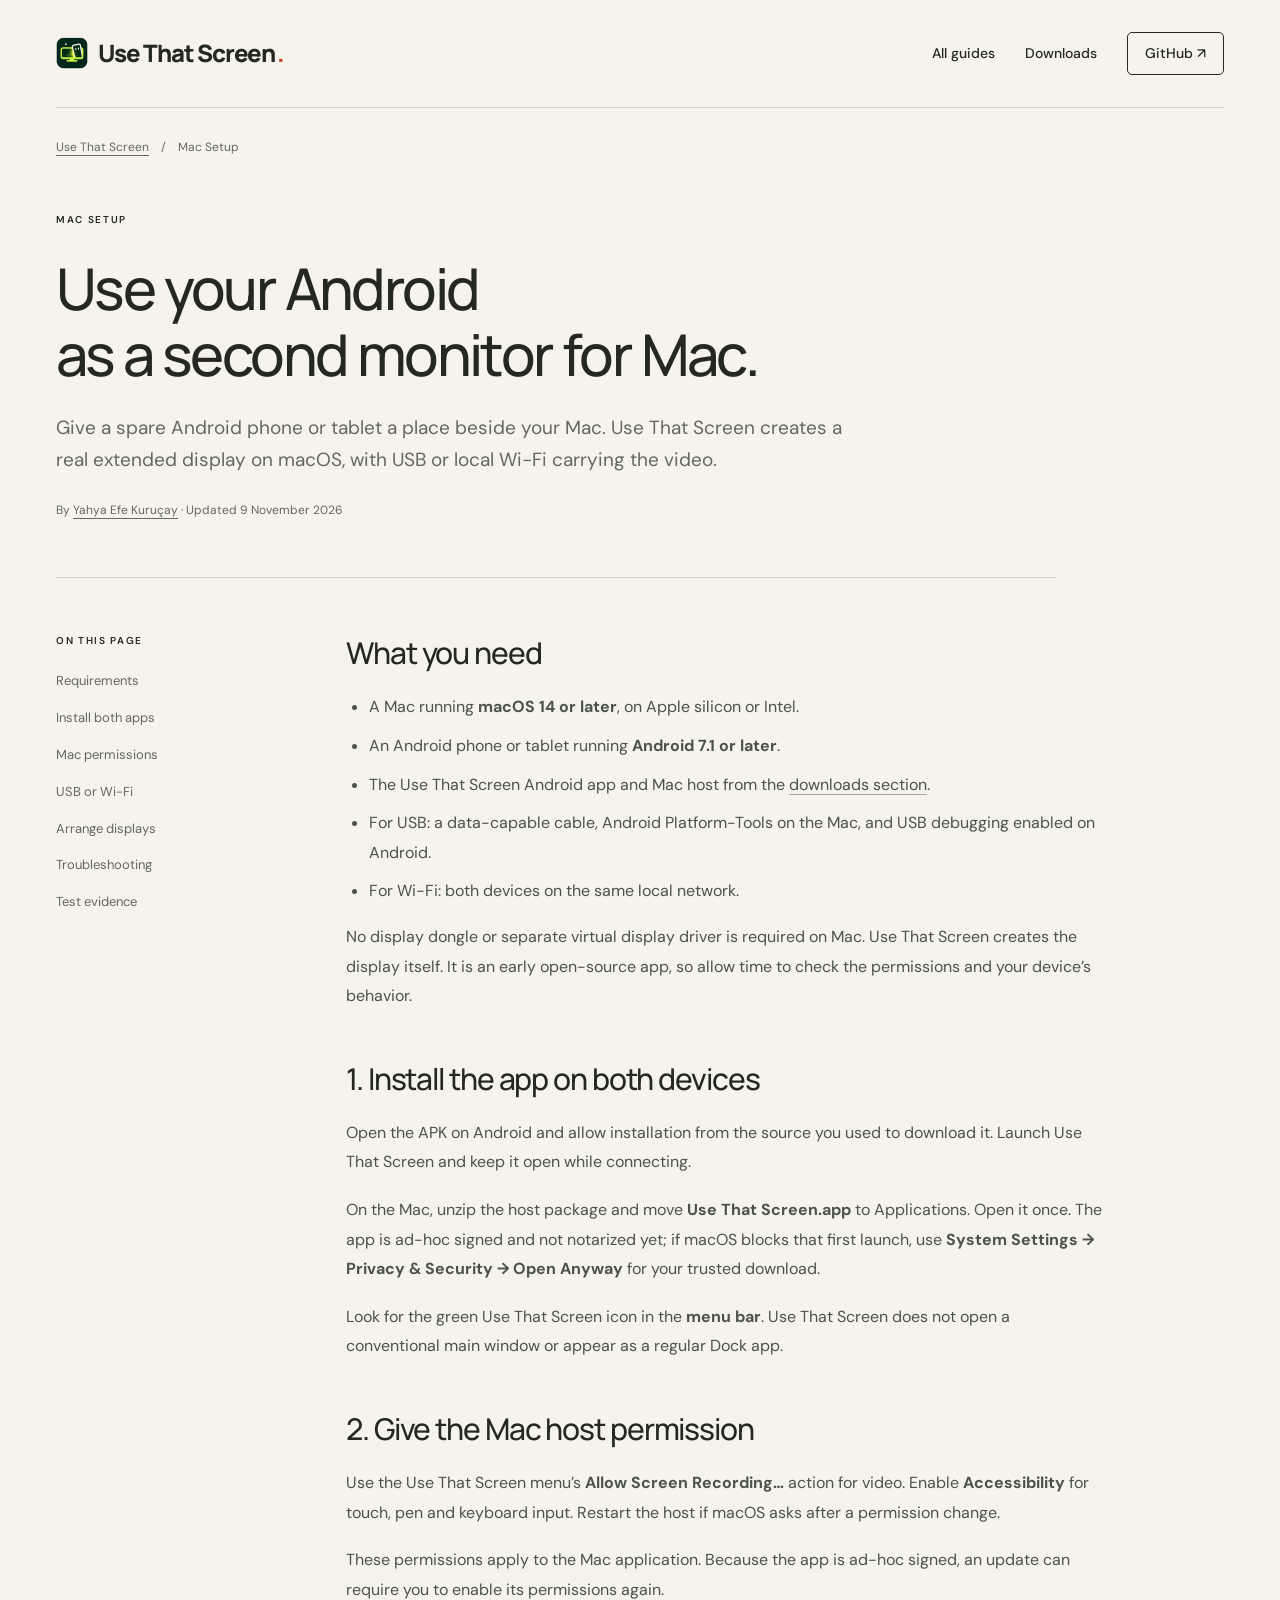
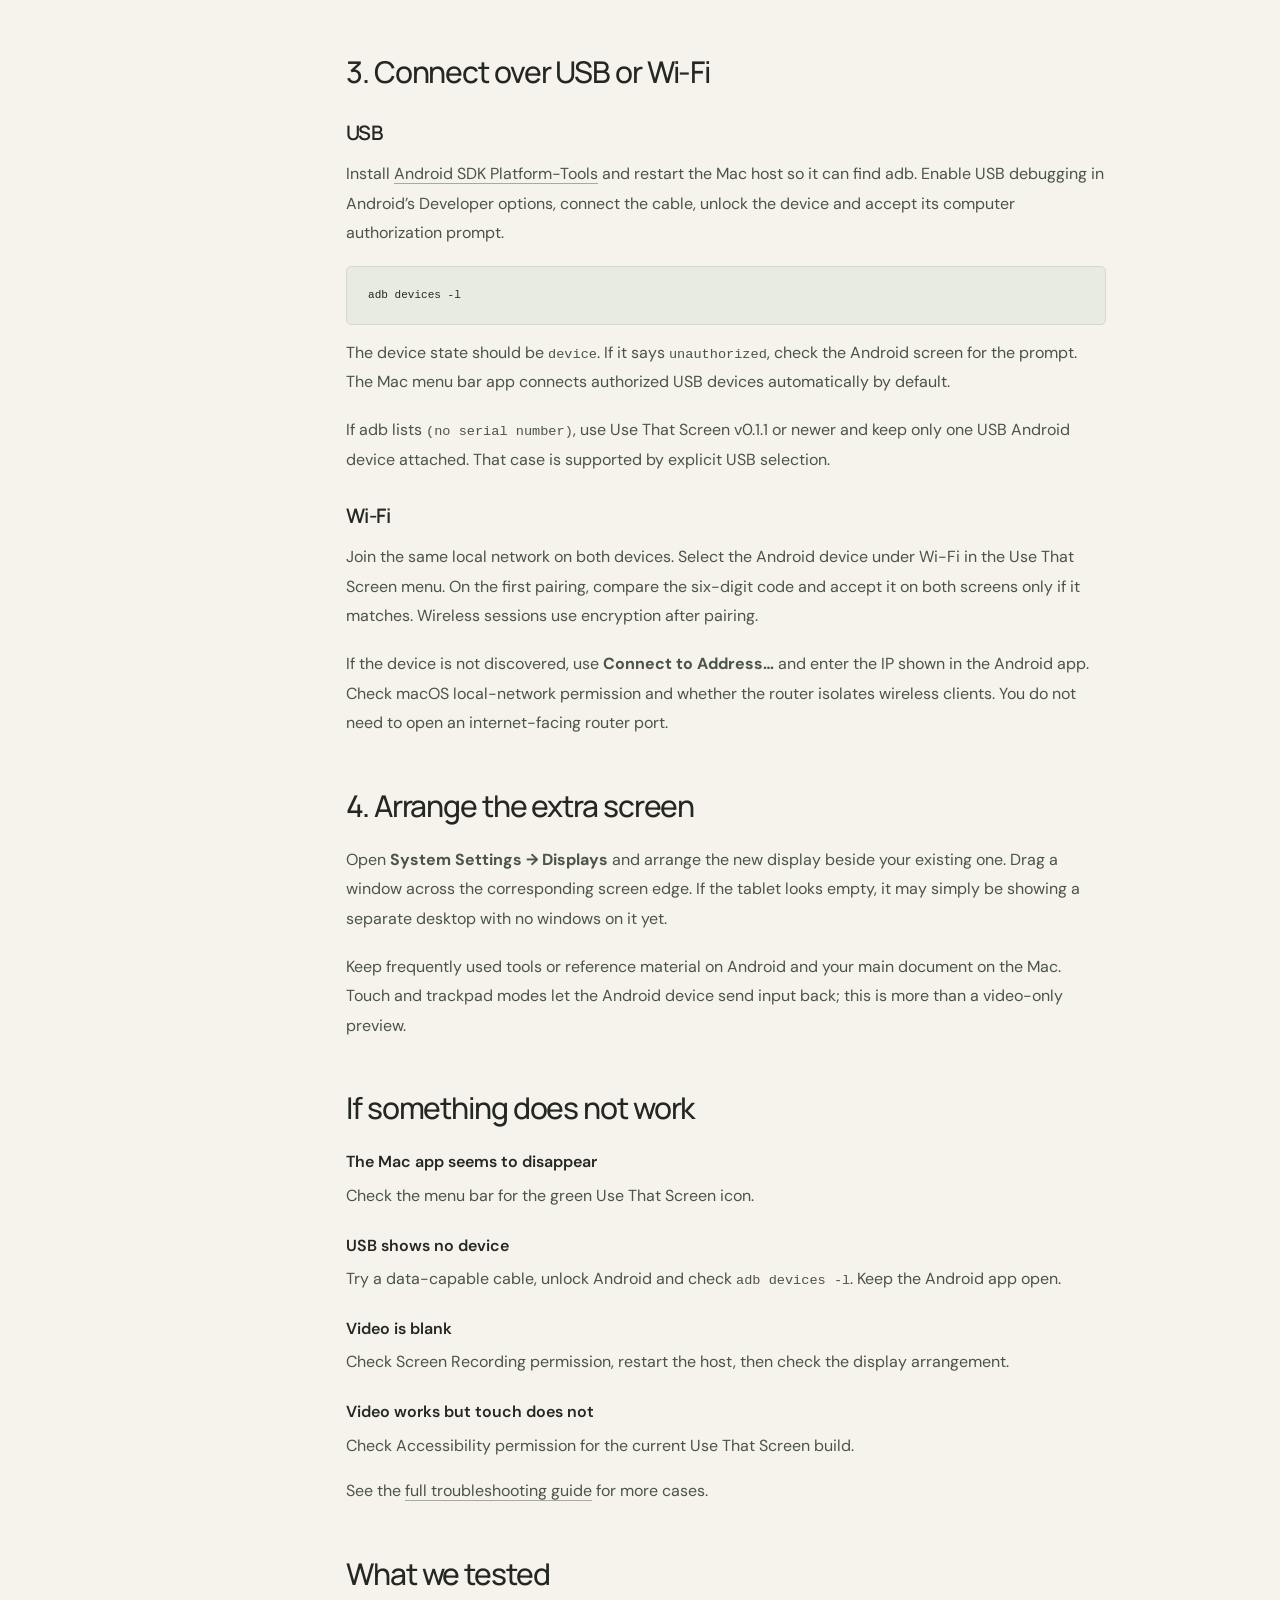
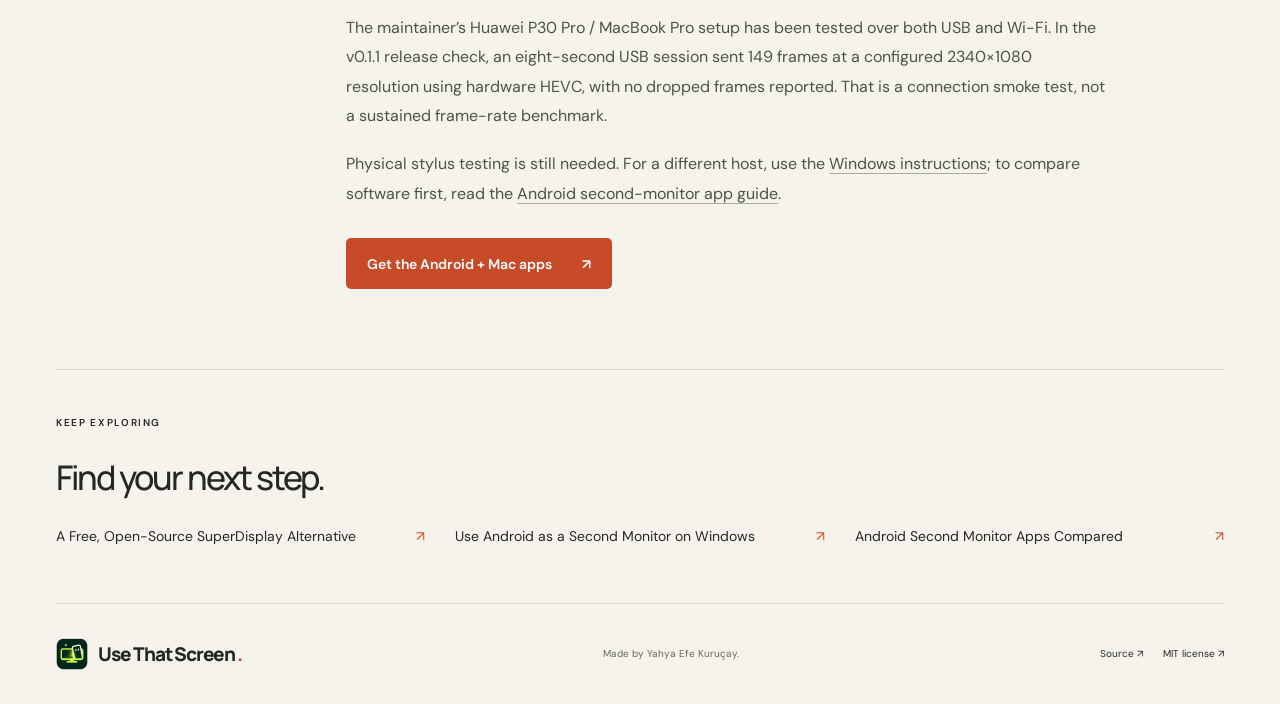
<file: docs/android-second-monitor-mac/index.html>
<!doctype html>
<html lang="en">
  <head>
    <meta charset="utf-8" />
    <meta name="viewport" content="width=device-width, initial-scale=1" />
    <title>Use Android as a Second Monitor for Mac | Use That Screen</title>
    <meta
      name="description"
      content="Use an Android phone or tablet as a second monitor for your Mac. Set up Use That Screen over USB or Wi-Fi, grant permissions, and arrange the extended display."
    />
    <meta name="theme-color" content="#f5f3ec" />
    <link
      rel="canonical"
      href="https://usethatscreen.com/android-second-monitor-mac/"
    />
    <meta property="og:type" content="article" />
    <meta
      property="og:title"
      content="Use Android as a Second Monitor for Mac | Use That Screen"
    />
    <meta
      property="og:description"
      content="Use an Android phone or tablet as a second monitor for your Mac. Set up Use That Screen over USB or Wi-Fi, grant permissions, and arrange the extended display."
    />
    <meta
      property="og:url"
      content="https://usethatscreen.com/android-second-monitor-mac/"
    />
    <meta
      property="og:image"
      content="https://usethatscreen.com/assets/social-preview.png"
    />
    <meta name="twitter:card" content="summary_large_image" />
    <meta name="author" content="Yahya Efe Kuruçay" />
    <link rel="icon" href="../assets/logo.png" type="image/png" sizes="256x256" />
    <link rel="apple-touch-icon" href="../assets/logo.png" />
    <link rel="preconnect" href="https://fonts.googleapis.com" />
    <link rel="preconnect" href="https://fonts.gstatic.com" crossorigin />
    <link
      href="https://fonts.googleapis.com/css2?family=DM+Sans:wght@400;450;500;600;700&family=Manrope:wght@400;500;600;700;800&display=swap"
      rel="stylesheet"
    />
    <link rel="stylesheet" href="../assets/site.css" />
    <link rel="stylesheet" href="../assets/guides.css" />
    <script type="application/ld+json">
      {
        "@context": "https://schema.org",
        "@graph": [
          {
            "@type": "TechArticle",
            "headline": "Use your Android as a second monitor for Mac.",
            "description": "Use an Android phone or tablet as a second monitor for your Mac. Set up Use That Screen over USB or Wi-Fi, grant permissions, and arrange the extended display.",
            "url": "https://usethatscreen.com/android-second-monitor-mac/",
            "mainEntityOfPage": "https://usethatscreen.com/android-second-monitor-mac/",
            "datePublished": "2026-11-09",
            "dateModified": "2026-11-09",
            "author": {
              "@type": "Person",
              "name": "Yahya Efe Kuruçay",
              "url": "https://efekurucay.com/"
            },
            "inLanguage": "en",
            "image": "https://usethatscreen.com/assets/social-preview.png"
          },
          {
            "@type": "BreadcrumbList",
            "itemListElement": [
              {
                "@type": "ListItem",
                "position": 1,
                "name": "Use That Screen",
                "item": "https://usethatscreen.com/"
              },
              {
                "@type": "ListItem",
                "position": 2,
                "name": "Use your Android as a second monitor for Mac.",
                "item": "https://usethatscreen.com/android-second-monitor-mac/"
              }
            ]
          }
        ]
      }
    </script>
  </head>
  <body>
    <a class="skip" href="#main">Skip to content</a>
    <header class="header wrap">
      <a class="brand" href="../" aria-label="Use That Screen home"
        ><img class="brand-mark" src="../assets/logo.png" alt="" width="32" height="32"
        />Use That Screen<span class="wordmark-dot">.</span></a
      >
      <nav aria-label="Main navigation">
        <a href="../#guides">All guides</a><a href="../#download">Downloads</a
        ><a class="github-link" href="https://github.com/efekurucay/usethatscreen"
          >GitHub ↗</a
        >
      </nav>
    </header>
    <main id="main" class="wrap">
      <nav class="breadcrumbs" aria-label="Breadcrumb">
        <a href="../">Use That Screen</a><span aria-hidden="true">/</span
        ><span>Mac Setup</span>
      </nav>
      <div class="article-heading">
        <p class="eyebrow">MAC SETUP</p>
        <h1>
          Use your Android<br />
          as a second monitor for Mac.
        </h1>
        <p class="article-lead">
          Give a spare Android phone or tablet a place beside your Mac.
          Use That Screen creates a real extended display on macOS, with USB or local
          Wi-Fi carrying the video.
        </p>
        <p class="article-byline">
          By <a href="https://efekurucay.com/">Yahya Efe Kuruçay</a> · Updated
          <time datetime="2026-11-09">9 November 2026</time>
        </p>
      </div>
      <div class="article-layout">
        <aside class="article-toc">
          <p class="eyebrow">ON THIS PAGE</p>
          <nav aria-label="On this page">
            <a href="#requirements">Requirements</a
            ><a href="#install">Install both apps</a
            ><a href="#permissions">Mac permissions</a
            ><a href="#connect">USB or Wi-Fi</a
            ><a href="#arrange">Arrange displays</a
            ><a href="#troubleshoot">Troubleshooting</a
            ><a href="#evidence">Test evidence</a>
          </nav>
        </aside>
        <article class="article-body">
          <section id="requirements">
            <h2>What you need</h2>
            <ul>
              <li>
                A Mac running <strong>macOS 14 or later</strong>, on Apple
                silicon or Intel.
              </li>
              <li>
                An Android phone or tablet running
                <strong>Android 7.1 or later</strong>.
              </li>
              <li>
                The Use That Screen Android app and Mac host from the
                <a href="../#download">downloads section</a>.
              </li>
              <li>
                For USB: a data-capable cable, Android Platform-Tools on the
                Mac, and USB debugging enabled on Android.
              </li>
              <li>For Wi-Fi: both devices on the same local network.</li>
            </ul>
            <p>
              No display dongle or separate virtual display driver is required
              on Mac. Use That Screen creates the display itself. It is an early
              open-source app, so allow time to check the permissions and your
              device’s behavior.
            </p>
          </section>
          <section id="install">
            <h2>1. Install the app on both devices</h2>
            <p>
              Open the APK on Android and allow installation from the source you
              used to download it. Launch Use That Screen and keep it open while
              connecting.
            </p>
            <p>
              On the Mac, unzip the host package and move
              <strong>Use That Screen.app</strong> to Applications. Open it once. The
              app is ad-hoc signed and not notarized yet; if macOS blocks that
              first launch, use
              <strong
                >System Settings → Privacy & Security → Open Anyway</strong
              >
              for your trusted download.
            </p>
            <p>
              Look for the green Use That Screen icon in the
              <strong>menu bar</strong>. Use That Screen does not open a conventional
              main window or appear as a regular Dock app.
            </p>
          </section>
          <section id="permissions">
            <h2>2. Give the Mac host permission</h2>
            <p>
              Use the Use That Screen menu’s
              <strong>Allow Screen Recording…</strong> action for video. Enable
              <strong>Accessibility</strong> for touch, pen and keyboard input.
              Restart the host if macOS asks after a permission change.
            </p>
            <p>
              These permissions apply to the Mac application. Because the app is
              ad-hoc signed, an update can require you to enable its permissions
              again.
            </p>
          </section>
          <section id="connect">
            <h2>3. Connect over USB or Wi-Fi</h2>
            <h3>USB</h3>
            <p>
              Install
              <a
                href="https://developer.android.com/tools/releases/platform-tools"
                >Android SDK Platform-Tools</a
              >
              and restart the Mac host so it can find adb. Enable USB debugging
              in Android’s Developer options, connect the cable, unlock the
              device and accept its computer authorization prompt.
            </p>
            <pre><code>adb devices -l</code></pre>
            <p>
              The device state should be <code>device</code>. If it says
              <code>unauthorized</code>, check the Android screen for the
              prompt. The Mac menu bar app connects authorized USB devices
              automatically by default.
            </p>
            <p>
              If adb lists <code>(no serial number)</code>, use Use That Screen
              v0.1.1 or newer and keep only one USB Android device attached.
              That case is supported by explicit USB selection.
            </p>
            <h3>Wi-Fi</h3>
            <p>
              Join the same local network on both devices. Select the Android
              device under Wi-Fi in the Use That Screen menu. On the first pairing,
              compare the six-digit code and accept it on both screens only if
              it matches. Wireless sessions use encryption after pairing.
            </p>
            <p>
              If the device is not discovered, use
              <strong>Connect to Address…</strong> and enter the IP shown in the
              Android app. Check macOS local-network permission and whether the
              router isolates wireless clients. You do not need to open an
              internet-facing router port.
            </p>
          </section>
          <section id="arrange">
            <h2>4. Arrange the extra screen</h2>
            <p>
              Open <strong>System Settings → Displays</strong> and arrange the
              new display beside your existing one. Drag a window across the
              corresponding screen edge. If the tablet looks empty, it may
              simply be showing a separate desktop with no windows on it yet.
            </p>
            <p>
              Keep frequently used tools or reference material on Android and
              your main document on the Mac. Touch and trackpad modes let the
              Android device send input back; this is more than a video-only
              preview.
            </p>
          </section>
          <section id="troubleshoot">
            <h2>If something does not work</h2>
            <dl>
              <dt>The Mac app seems to disappear</dt>
              <dd>Check the menu bar for the green Use That Screen icon.</dd>
              <dt>USB shows no device</dt>
              <dd>
                Try a data-capable cable, unlock Android and check
                <code>adb devices -l</code>. Keep the Android app open.
              </dd>
              <dt>Video is blank</dt>
              <dd>
                Check Screen Recording permission, restart the host, then check
                the display arrangement.
              </dd>
              <dt>Video works but touch does not</dt>
              <dd>
                Check Accessibility permission for the current Use That Screen build.
              </dd>
            </dl>
            <p>
              See the
              <a
                href="https://github.com/efekurucay/usethatscreen/blob/main/docs/SETUP.md"
                >full troubleshooting guide</a
              >
              for more cases.
            </p>
          </section>
          <section id="evidence">
            <h2>What we tested</h2>
            <p>
              The maintainer’s Huawei P30 Pro / MacBook Pro setup has been
              tested over both USB and Wi-Fi. In the v0.1.1 release check, an
              eight-second USB session sent 149 frames at a configured 2340×1080
              resolution using hardware HEVC, with no dropped frames reported.
              That is a connection smoke test, not a sustained frame-rate
              benchmark.
            </p>
            <p>
              Physical stylus testing is still needed. For a different host, use
              the
              <a href="../android-second-monitor-windows/"
                >Windows instructions</a
              >; to compare software first, read the
              <a href="../android-second-monitor-apps/"
                >Android second-monitor app guide</a
              >.
            </p>
            <a class="button primary" href="../#download"
              >Get the Android + Mac apps <span aria-hidden="true">↗</span></a
            >
          </section>
        </article>
      </div>
      <section class="related-guides">
        <p class="eyebrow">KEEP EXPLORING</p>
        <h2>Find your next step.</h2>
        <div>
          <a href="../superdisplay-alternative/"
            >A Free, Open-Source SuperDisplay Alternative<span
              aria-hidden="true"
              >↗</span
            ></a
          ><a href="../android-second-monitor-windows/"
            >Use Android as a Second Monitor on Windows<span aria-hidden="true"
              >↗</span
            ></a
          ><a href="../android-second-monitor-apps/"
            >Android Second Monitor Apps Compared<span aria-hidden="true"
              >↗</span
            ></a
          >
        </div>
      </section>
    </main>
    <footer class="wrap">
      <a class="brand" href="../"
        ><img class="brand-mark" src="../assets/logo.png" alt="" width="32" height="32"
        />Use That Screen<span class="wordmark-dot">.</span></a
      >
      <p>Made by <a href="https://efekurucay.com">Yahya Efe Kuruçay</a>.</p>
      <div>
        <a href="https://github.com/efekurucay/usethatscreen">Source ↗</a
        ><a href="https://github.com/efekurucay/usethatscreen/blob/main/LICENSE"
          >MIT license ↗</a
        >
      </div>
    </footer>
  </body>
</html>
</file>
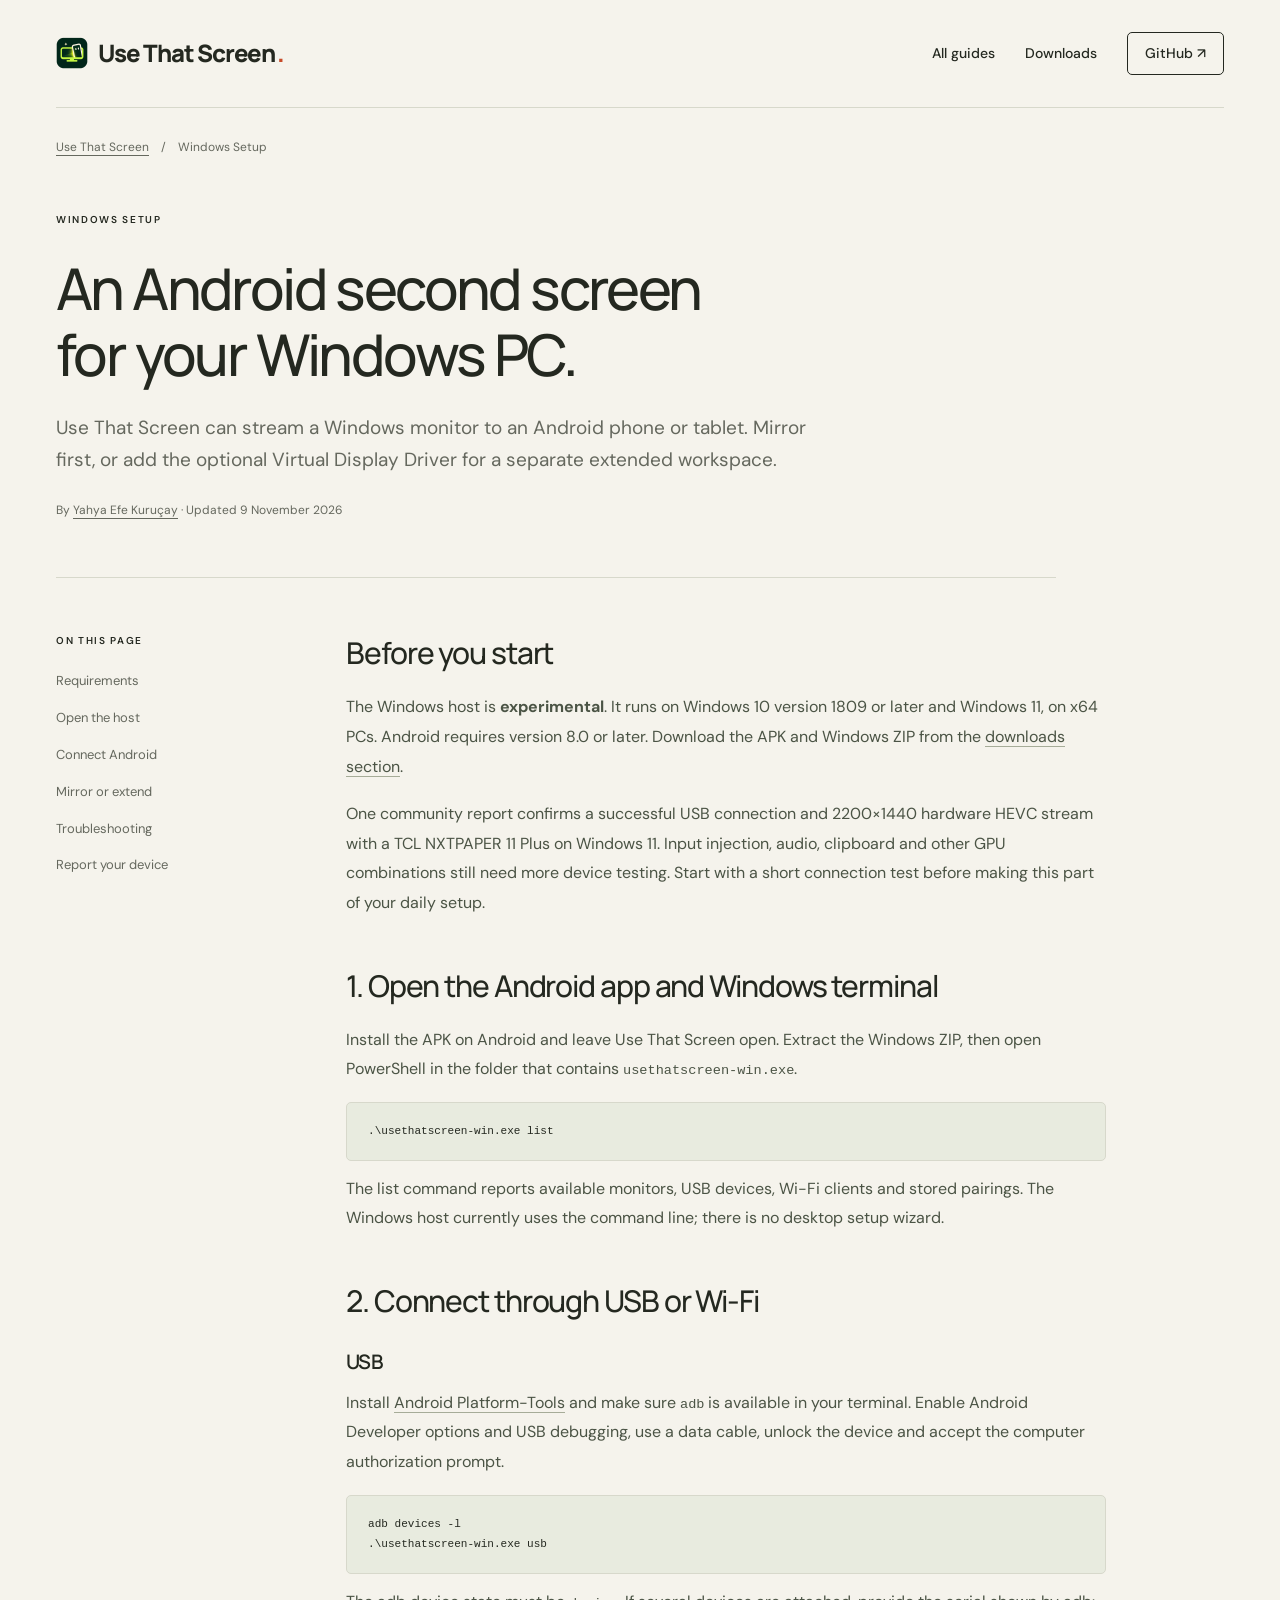
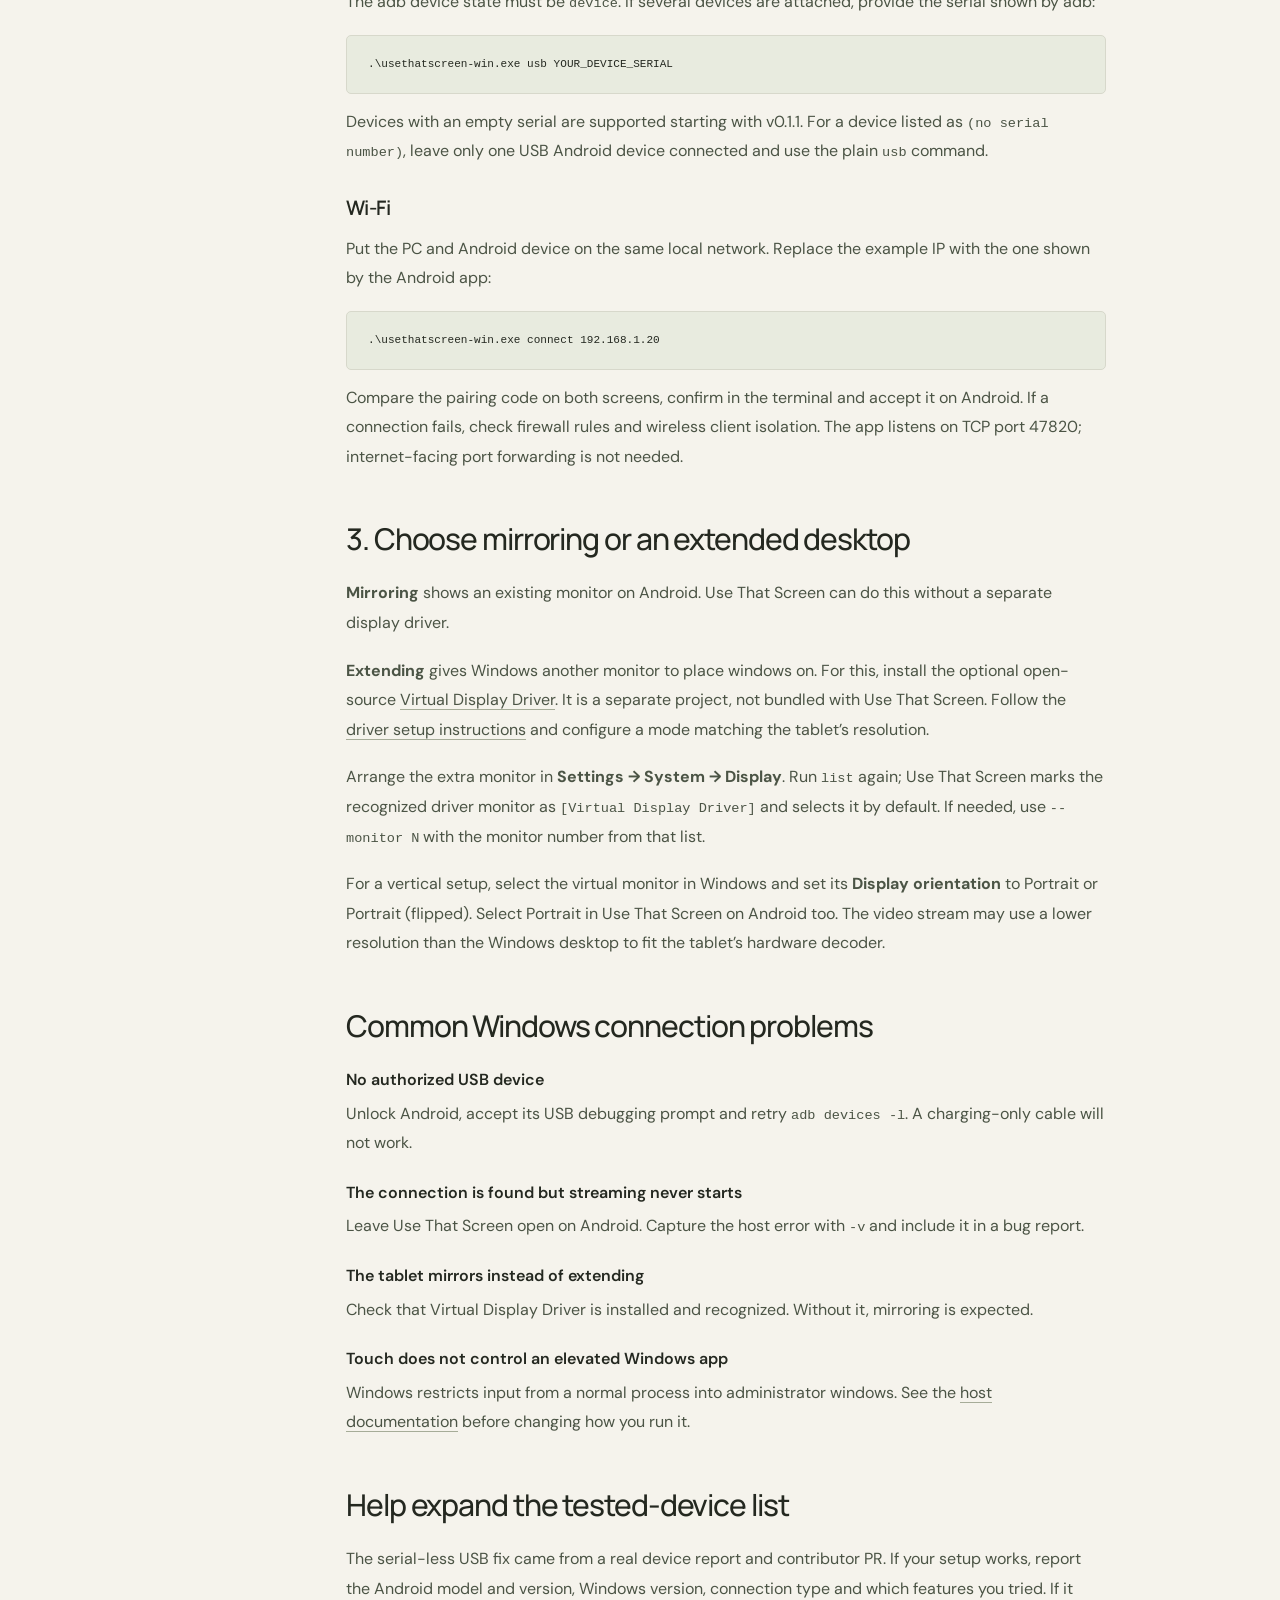
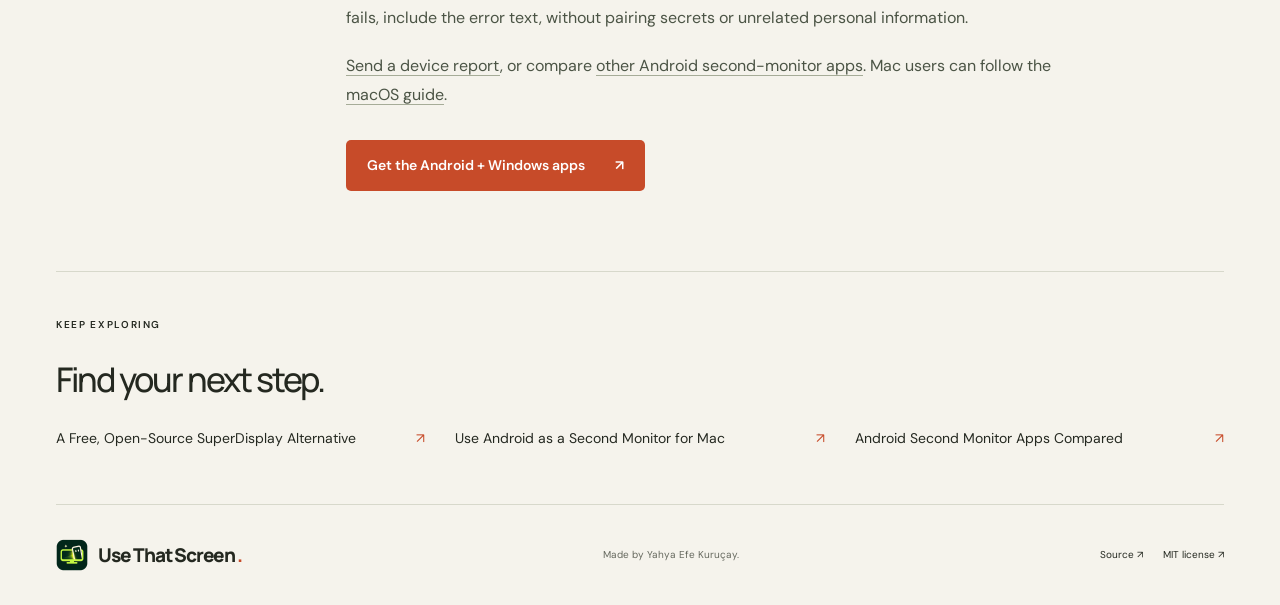
<file: docs/android-second-monitor-windows/index.html>
<!doctype html>
<html lang="en">
  <head>
    <meta charset="utf-8" />
    <meta name="viewport" content="width=device-width, initial-scale=1" />
    <title>Use Android as a Second Monitor on Windows | Use That Screen</title>
    <meta
      name="description"
      content="Set up an Android second monitor on Windows with Use That Screen. Learn USB and Wi-Fi commands, mirror vs extend mode, and the optional Virtual Display Driver."
    />
    <meta name="theme-color" content="#f5f3ec" />
    <link
      rel="canonical"
      href="https://usethatscreen.com/android-second-monitor-windows/"
    />
    <meta property="og:type" content="article" />
    <meta
      property="og:title"
      content="Use Android as a Second Monitor on Windows | Use That Screen"
    />
    <meta
      property="og:description"
      content="Set up an Android second monitor on Windows with Use That Screen. Learn USB and Wi-Fi commands, mirror vs extend mode, and the optional Virtual Display Driver."
    />
    <meta
      property="og:url"
      content="https://usethatscreen.com/android-second-monitor-windows/"
    />
    <meta
      property="og:image"
      content="https://usethatscreen.com/assets/social-preview.png"
    />
    <meta name="twitter:card" content="summary_large_image" />
    <meta name="author" content="Yahya Efe Kuruçay" />
    <link rel="icon" href="../assets/logo.png" type="image/png" sizes="256x256" />
    <link rel="apple-touch-icon" href="../assets/logo.png" />
    <link rel="preconnect" href="https://fonts.googleapis.com" />
    <link rel="preconnect" href="https://fonts.gstatic.com" crossorigin />
    <link
      href="https://fonts.googleapis.com/css2?family=DM+Sans:wght@400;450;500;600;700&family=Manrope:wght@400;500;600;700;800&display=swap"
      rel="stylesheet"
    />
    <link rel="stylesheet" href="../assets/site.css" />
    <link rel="stylesheet" href="../assets/guides.css" />
    <script type="application/ld+json">
      {
        "@context": "https://schema.org",
        "@graph": [
          {
            "@type": "TechArticle",
            "headline": "An Android second screen for your Windows PC.",
            "description": "Set up an Android second monitor on Windows with Use That Screen. Learn USB and Wi-Fi commands, mirror vs extend mode, and the optional Virtual Display Driver.",
            "url": "https://usethatscreen.com/android-second-monitor-windows/",
            "mainEntityOfPage": "https://usethatscreen.com/android-second-monitor-windows/",
            "datePublished": "2026-11-09",
            "dateModified": "2026-11-09",
            "author": {
              "@type": "Person",
              "name": "Yahya Efe Kuruçay",
              "url": "https://efekurucay.com/"
            },
            "inLanguage": "en",
            "image": "https://usethatscreen.com/assets/social-preview.png"
          },
          {
            "@type": "BreadcrumbList",
            "itemListElement": [
              {
                "@type": "ListItem",
                "position": 1,
                "name": "Use That Screen",
                "item": "https://usethatscreen.com/"
              },
              {
                "@type": "ListItem",
                "position": 2,
                "name": "An Android second screen for your Windows PC.",
                "item": "https://usethatscreen.com/android-second-monitor-windows/"
              }
            ]
          }
        ]
      }
    </script>
  </head>
  <body>
    <a class="skip" href="#main">Skip to content</a>
    <header class="header wrap">
      <a class="brand" href="../" aria-label="Use That Screen home"
        ><img class="brand-mark" src="../assets/logo.png" alt="" width="32" height="32"
        />Use That Screen<span class="wordmark-dot">.</span></a
      >
      <nav aria-label="Main navigation">
        <a href="../#guides">All guides</a><a href="../#download">Downloads</a
        ><a class="github-link" href="https://github.com/efekurucay/usethatscreen"
          >GitHub ↗</a
        >
      </nav>
    </header>
    <main id="main" class="wrap">
      <nav class="breadcrumbs" aria-label="Breadcrumb">
        <a href="../">Use That Screen</a><span aria-hidden="true">/</span
        ><span>Windows Setup</span>
      </nav>
      <div class="article-heading">
        <p class="eyebrow">WINDOWS SETUP</p>
        <h1>
          An Android second screen<br />
          for your Windows PC.
        </h1>
        <p class="article-lead">
          Use That Screen can stream a Windows monitor to an Android phone or tablet.
          Mirror first, or add the optional Virtual Display Driver for a
          separate extended workspace.
        </p>
        <p class="article-byline">
          By <a href="https://efekurucay.com/">Yahya Efe Kuruçay</a> · Updated
          <time datetime="2026-11-09">9 November 2026</time>
        </p>
      </div>
      <div class="article-layout">
        <aside class="article-toc">
          <p class="eyebrow">ON THIS PAGE</p>
          <nav aria-label="On this page">
            <a href="#requirements">Requirements</a
            ><a href="#install">Open the host</a
            ><a href="#connect">Connect Android</a
            ><a href="#extend">Mirror or extend</a
            ><a href="#troubleshoot">Troubleshooting</a
            ><a href="#report">Report your device</a>
          </nav>
        </aside>
        <article class="article-body">
          <section id="requirements">
            <h2>Before you start</h2>
            <p>
              The Windows host is <strong>experimental</strong>. It runs on
              Windows 10 version 1809 or later and Windows 11, on x64 PCs.
              Android requires version 8.0 or later. Download the APK and
              Windows ZIP from the <a href="../#download">downloads section</a>.
            </p>
            <p>
              One community report confirms a successful USB connection and
              2200×1440 hardware HEVC stream with a TCL NXTPAPER 11 Plus on
              Windows 11. Input injection, audio, clipboard and other GPU
              combinations still need more device testing. Start with a short
              connection test before making this part of your daily setup.
            </p>
          </section>
          <section id="install">
            <h2>1. Open the Android app and Windows terminal</h2>
            <p>
              Install the APK on Android and leave Use That Screen open. Extract the
              Windows ZIP, then open PowerShell in the folder that contains
              <code>usethatscreen-win.exe</code>.
            </p>
            <pre><code>.\usethatscreen-win.exe list</code></pre>
            <p>
              The list command reports available monitors, USB devices, Wi-Fi
              clients and stored pairings. The Windows host currently uses the
              command line; there is no desktop setup wizard.
            </p>
          </section>
          <section id="connect">
            <h2>2. Connect through USB or Wi-Fi</h2>
            <h3>USB</h3>
            <p>
              Install
              <a
                href="https://developer.android.com/tools/releases/platform-tools"
                >Android Platform-Tools</a
              >
              and make sure <code>adb</code> is available in your terminal.
              Enable Android Developer options and USB debugging, use a data
              cable, unlock the device and accept the computer authorization
              prompt.
            </p>
            <pre><code>adb devices -l
.\usethatscreen-win.exe usb</code></pre>
            <p>
              The adb device state must be <code>device</code>. If several
              devices are attached, provide the serial shown by adb:
            </p>
            <pre><code>.\usethatscreen-win.exe usb YOUR_DEVICE_SERIAL</code></pre>
            <p>
              Devices with an empty serial are supported starting with v0.1.1.
              For a device listed as <code>(no serial number)</code>, leave only
              one USB Android device connected and use the plain
              <code>usb</code> command.
            </p>
            <h3>Wi-Fi</h3>
            <p>
              Put the PC and Android device on the same local network. Replace
              the example IP with the one shown by the Android app:
            </p>
            <pre><code>.\usethatscreen-win.exe connect 192.168.1.20</code></pre>
            <p>
              Compare the pairing code on both screens, confirm in the terminal
              and accept it on Android. If a connection fails, check firewall
              rules and wireless client isolation. The app listens on TCP port
              47820; internet-facing port forwarding is not needed.
            </p>
          </section>
          <section id="extend">
            <h2>3. Choose mirroring or an extended desktop</h2>
            <p>
              <strong>Mirroring</strong> shows an existing monitor on Android.
              Use That Screen can do this without a separate display driver.
            </p>
            <p>
              <strong>Extending</strong> gives Windows another monitor to place
              windows on. For this, install the optional open-source
              <a href="https://github.com/VirtualDrivers/Virtual-Display-Driver"
                >Virtual Display Driver</a
              >. It is a separate project, not bundled with Use That Screen. Follow
              the
              <a
                href="https://github.com/efekurucay/usethatscreen/blob/main/windows/README.md#extra-monitor-virtual-display-driver-setup"
                >driver setup instructions</a
              >
              and configure a mode matching the tablet’s resolution.
            </p>
            <p>
              Arrange the extra monitor in
              <strong>Settings → System → Display</strong>. Run
              <code>list</code> again; Use That Screen marks the recognized driver
              monitor as <code>[Virtual Display Driver]</code> and selects it by
              default. If needed, use <code>--monitor N</code> with the monitor
              number from that list.
            </p>
            <p>
              For a vertical setup, select the virtual monitor in Windows and
              set its <strong>Display orientation</strong> to Portrait or
              Portrait (flipped). Select Portrait in Use That Screen on Android too.
              The video stream may use a lower resolution than the Windows
              desktop to fit the tablet’s hardware decoder.
            </p>
          </section>
          <section id="troubleshoot">
            <h2>Common Windows connection problems</h2>
            <dl>
              <dt>No authorized USB device</dt>
              <dd>
                Unlock Android, accept its USB debugging prompt and retry
                <code>adb devices -l</code>. A charging-only cable will not
                work.
              </dd>
              <dt>The connection is found but streaming never starts</dt>
              <dd>
                Leave Use That Screen open on Android. Capture the host error with
                <code>-v</code> and include it in a bug report.
              </dd>
              <dt>The tablet mirrors instead of extending</dt>
              <dd>
                Check that Virtual Display Driver is installed and recognized.
                Without it, mirroring is expected.
              </dd>
              <dt>Touch does not control an elevated Windows app</dt>
              <dd>
                Windows restricts input from a normal process into administrator
                windows. See the
                <a
                  href="https://github.com/efekurucay/usethatscreen/blob/main/windows/README.md#running-as-administrator"
                  >host documentation</a
                >
                before changing how you run it.
              </dd>
            </dl>
          </section>
          <section id="report">
            <h2>Help expand the tested-device list</h2>
            <p>
              The serial-less USB fix came from a real device report and
              contributor PR. If your setup works, report the Android model and
              version, Windows version, connection type and which features you
              tried. If it fails, include the error text, without pairing
              secrets or unrelated personal information.
            </p>
            <p>
              <a
                href="https://github.com/efekurucay/usethatscreen/issues/new?template=device_report.yml"
                >Send a device report</a
              >, or compare
              <a href="../android-second-monitor-apps/"
                >other Android second-monitor apps</a
              >. Mac users can follow the
              <a href="../android-second-monitor-mac/">macOS guide</a>.
            </p>
            <a class="button primary" href="../#download"
              >Get the Android + Windows apps
              <span aria-hidden="true">↗</span></a
            >
          </section>
        </article>
      </div>
      <section class="related-guides">
        <p class="eyebrow">KEEP EXPLORING</p>
        <h2>Find your next step.</h2>
        <div>
          <a href="../superdisplay-alternative/"
            >A Free, Open-Source SuperDisplay Alternative<span
              aria-hidden="true"
              >↗</span
            ></a
          ><a href="../android-second-monitor-mac/"
            >Use Android as a Second Monitor for Mac<span aria-hidden="true"
              >↗</span
            ></a
          ><a href="../android-second-monitor-apps/"
            >Android Second Monitor Apps Compared<span aria-hidden="true"
              >↗</span
            ></a
          >
        </div>
      </section>
    </main>
    <footer class="wrap">
      <a class="brand" href="../"
        ><img class="brand-mark" src="../assets/logo.png" alt="" width="32" height="32"
        />Use That Screen<span class="wordmark-dot">.</span></a
      >
      <p>Made by <a href="https://efekurucay.com">Yahya Efe Kuruçay</a>.</p>
      <div>
        <a href="https://github.com/efekurucay/usethatscreen">Source ↗</a
        ><a href="https://github.com/efekurucay/usethatscreen/blob/main/LICENSE"
          >MIT license ↗</a
        >
      </div>
    </footer>
  </body>
</html>
</file>
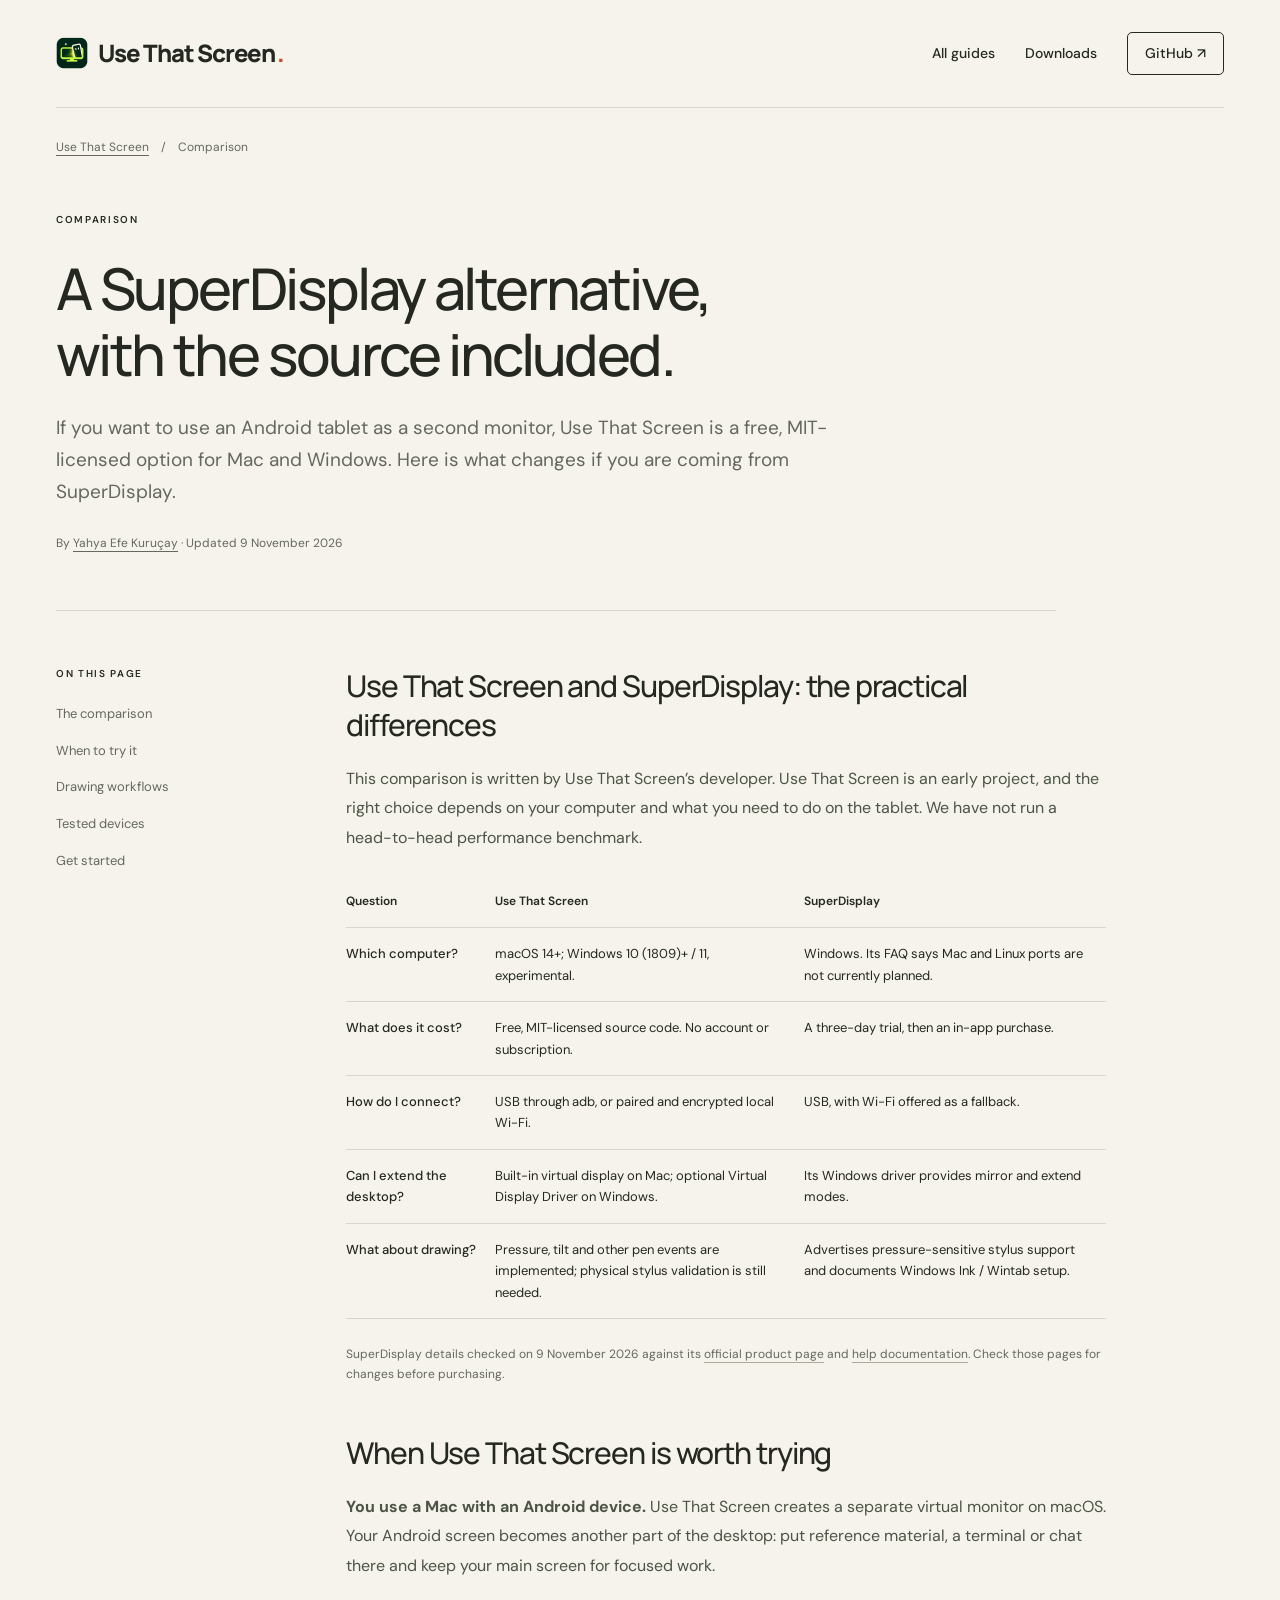
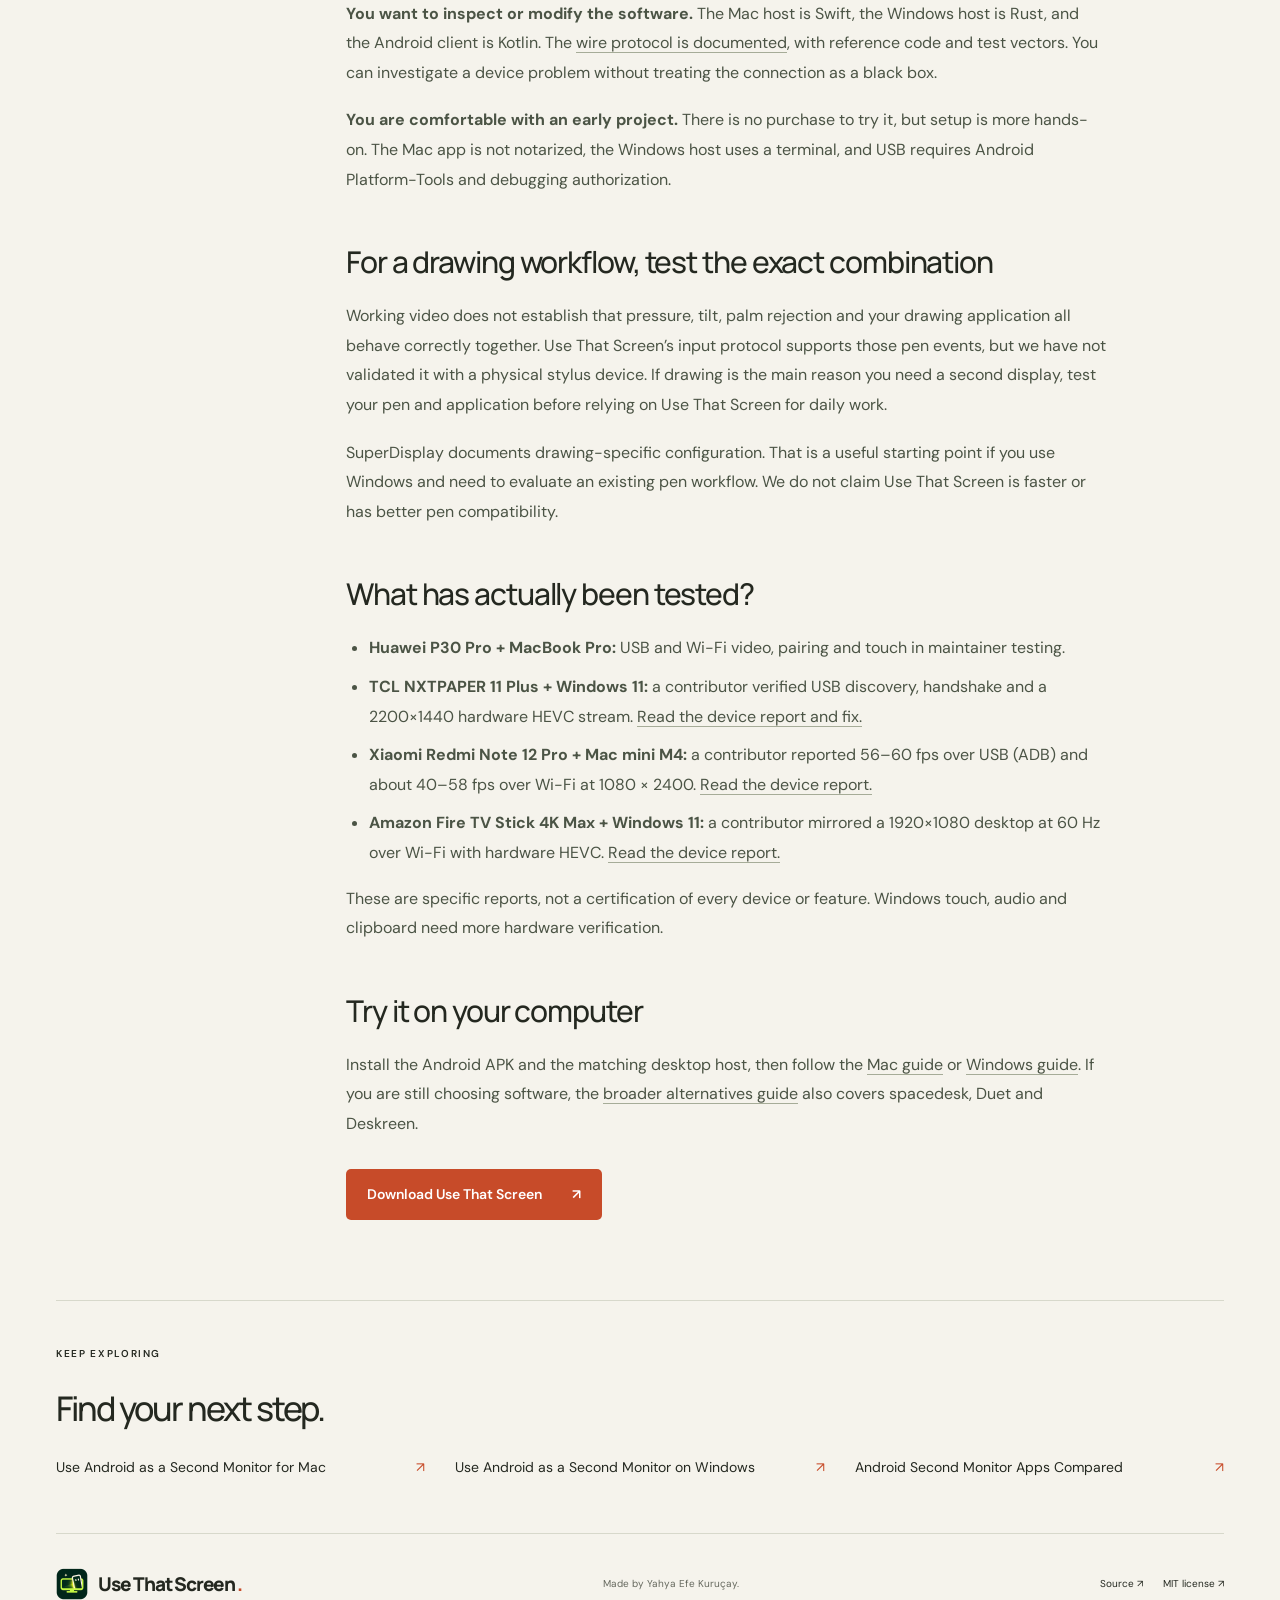
<file: docs/superdisplay-alternative/index.html>
<!doctype html>
<html lang="en">
  <head>
    <meta charset="utf-8" />
    <meta name="viewport" content="width=device-width, initial-scale=1" />
    <title>A Free, Open-Source SuperDisplay Alternative | Use That Screen</title>
    <meta
      name="description"
      content="Looking for a SuperDisplay alternative? Compare Use That Screen’s Mac and Windows support, USB setup, licensing, pen support and tested-device limits."
    />
    <meta name="theme-color" content="#f5f3ec" />
    <link
      rel="canonical"
      href="https://usethatscreen.com/superdisplay-alternative/"
    />
    <meta property="og:type" content="article" />
    <meta
      property="og:title"
      content="A Free, Open-Source SuperDisplay Alternative | Use That Screen"
    />
    <meta
      property="og:description"
      content="Looking for a SuperDisplay alternative? Compare Use That Screen’s Mac and Windows support, USB setup, licensing, pen support and tested-device limits."
    />
    <meta
      property="og:url"
      content="https://usethatscreen.com/superdisplay-alternative/"
    />
    <meta
      property="og:image"
      content="https://usethatscreen.com/assets/social-preview.png"
    />
    <meta name="twitter:card" content="summary_large_image" />
    <meta name="author" content="Yahya Efe Kuruçay" />
    <link rel="icon" href="../assets/logo.png" type="image/png" sizes="256x256" />
    <link rel="apple-touch-icon" href="../assets/logo.png" />
    <link rel="preconnect" href="https://fonts.googleapis.com" />
    <link rel="preconnect" href="https://fonts.gstatic.com" crossorigin />
    <link
      href="https://fonts.googleapis.com/css2?family=DM+Sans:wght@400;450;500;600;700&family=Manrope:wght@400;500;600;700;800&display=swap"
      rel="stylesheet"
    />
    <link rel="stylesheet" href="../assets/site.css" />
    <link rel="stylesheet" href="../assets/guides.css" />
    <script type="application/ld+json">
      {
        "@context": "https://schema.org",
        "@graph": [
          {
            "@type": "TechArticle",
            "headline": "A SuperDisplay alternative, with the source included.",
            "description": "Looking for a SuperDisplay alternative? Compare Use That Screen’s Mac and Windows support, USB setup, licensing, pen support and tested-device limits.",
            "url": "https://usethatscreen.com/superdisplay-alternative/",
            "mainEntityOfPage": "https://usethatscreen.com/superdisplay-alternative/",
            "datePublished": "2026-11-09",
            "dateModified": "2026-11-09",
            "author": {
              "@type": "Person",
              "name": "Yahya Efe Kuruçay",
              "url": "https://efekurucay.com/"
            },
            "inLanguage": "en",
            "image": "https://usethatscreen.com/assets/social-preview.png"
          },
          {
            "@type": "BreadcrumbList",
            "itemListElement": [
              {
                "@type": "ListItem",
                "position": 1,
                "name": "Use That Screen",
                "item": "https://usethatscreen.com/"
              },
              {
                "@type": "ListItem",
                "position": 2,
                "name": "A SuperDisplay alternative, with the source included.",
                "item": "https://usethatscreen.com/superdisplay-alternative/"
              }
            ]
          }
        ]
      }
    </script>
  </head>
  <body>
    <a class="skip" href="#main">Skip to content</a>
    <header class="header wrap">
      <a class="brand" href="../" aria-label="Use That Screen home"
        ><img class="brand-mark" src="../assets/logo.png" alt="" width="32" height="32"
        />Use That Screen<span class="wordmark-dot">.</span></a
      >
      <nav aria-label="Main navigation">
        <a href="../#guides">All guides</a><a href="../#download">Downloads</a
        ><a class="github-link" href="https://github.com/efekurucay/usethatscreen"
          >GitHub ↗</a
        >
      </nav>
    </header>
    <main id="main" class="wrap">
      <nav class="breadcrumbs" aria-label="Breadcrumb">
        <a href="../">Use That Screen</a><span aria-hidden="true">/</span
        ><span>Comparison</span>
      </nav>
      <div class="article-heading">
        <p class="eyebrow">COMPARISON</p>
        <h1>
          A SuperDisplay alternative,<br />
          with the source included.
        </h1>
        <p class="article-lead">
          If you want to use an Android tablet as a second monitor, Use That Screen
          is a free, MIT-licensed option for Mac and Windows. Here is what
          changes if you are coming from SuperDisplay.
        </p>
        <p class="article-byline">
          By <a href="https://efekurucay.com/">Yahya Efe Kuruçay</a> · Updated
          <time datetime="2026-11-09">9 November 2026</time>
        </p>
      </div>
      <div class="article-layout">
        <aside class="article-toc">
          <p class="eyebrow">ON THIS PAGE</p>
          <nav aria-label="On this page">
            <a href="#comparison">The comparison</a
            ><a href="#choose">When to try it</a
            ><a href="#drawing">Drawing workflows</a
            ><a href="#tested">Tested devices</a
            ><a href="#start">Get started</a>
          </nav>
        </aside>
        <article class="article-body">
          <section id="comparison">
            <h2>Use That Screen and SuperDisplay: the practical differences</h2>
            <p>
              This comparison is written by Use That Screen’s developer. Use That Screen
              is an early project, and the right choice depends on your computer
              and what you need to do on the tablet. We have not run a
              head-to-head performance benchmark.
            </p>
            <div
              class="article-table"
              role="region"
              aria-label="Use That Screen and SuperDisplay comparison"
              tabindex="0"
            >
              <table>
                <thead>
                  <tr>
                    <th scope="col">Question</th>
                    <th scope="col">Use That Screen</th>
                    <th scope="col">SuperDisplay</th>
                  </tr>
                </thead>
                <tbody>
                  <tr>
                    <th scope="row">Which computer?</th>
                    <td>macOS 14+; Windows 10 (1809)+ / 11, experimental.</td>
                    <td>
                      Windows. Its FAQ says Mac and Linux ports are not
                      currently planned.
                    </td>
                  </tr>
                  <tr>
                    <th scope="row">What does it cost?</th>
                    <td>
                      Free, MIT-licensed source code. No account or
                      subscription.
                    </td>
                    <td>A three-day trial, then an in-app purchase.</td>
                  </tr>
                  <tr>
                    <th scope="row">How do I connect?</th>
                    <td>
                      USB through adb, or paired and encrypted local Wi-Fi.
                    </td>
                    <td>USB, with Wi-Fi offered as a fallback.</td>
                  </tr>
                  <tr>
                    <th scope="row">Can I extend the desktop?</th>
                    <td>
                      Built-in virtual display on Mac; optional Virtual Display
                      Driver on Windows.
                    </td>
                    <td>
                      Its Windows driver provides mirror and extend modes.
                    </td>
                  </tr>
                  <tr>
                    <th scope="row">What about drawing?</th>
                    <td>
                      Pressure, tilt and other pen events are implemented;
                      physical stylus validation is still needed.
                    </td>
                    <td>
                      Advertises pressure-sensitive stylus support and documents
                      Windows Ink / Wintab setup.
                    </td>
                  </tr>
                </tbody>
              </table>
            </div>
            <p class="source-note">
              SuperDisplay details checked on 9 November 2026 against its
              <a href="https://superdisplay.app/">official product page</a> and
              <a href="https://superdisplay.app/help/">help documentation</a>.
              Check those pages for changes before purchasing.
            </p>
          </section>
          <section id="choose">
            <h2>When Use That Screen is worth trying</h2>
            <p>
              <strong>You use a Mac with an Android device.</strong> Use That Screen
              creates a separate virtual monitor on macOS. Your Android screen
              becomes another part of the desktop: put reference material, a
              terminal or chat there and keep your main screen for focused work.
            </p>
            <p>
              <strong>You want to inspect or modify the software.</strong> The
              Mac host is Swift, the Windows host is Rust, and the Android
              client is Kotlin. The
              <a
                href="https://github.com/efekurucay/usethatscreen/blob/main/docs/PROTOCOL.md"
                >wire protocol is documented</a
              >, with reference code and test vectors. You can investigate a
              device problem without treating the connection as a black box.
            </p>
            <p>
              <strong>You are comfortable with an early project.</strong> There
              is no purchase to try it, but setup is more hands-on. The Mac app
              is not notarized, the Windows host uses a terminal, and USB
              requires Android Platform-Tools and debugging authorization.
            </p>
          </section>
          <section id="drawing">
            <h2>For a drawing workflow, test the exact combination</h2>
            <p>
              Working video does not establish that pressure, tilt, palm
              rejection and your drawing application all behave correctly
              together. Use That Screen’s input protocol supports those pen events,
              but we have not validated it with a physical stylus device. If
              drawing is the main reason you need a second display, test your
              pen and application before relying on Use That Screen for daily work.
            </p>
            <p>
              SuperDisplay documents drawing-specific configuration. That is a
              useful starting point if you use Windows and need to evaluate an
              existing pen workflow. We do not claim Use That Screen is faster or has
              better pen compatibility.
            </p>
          </section>
          <section id="tested">
            <h2>What has actually been tested?</h2>
            <ul>
              <li>
                <strong>Huawei P30 Pro + MacBook Pro:</strong> USB and Wi-Fi
                video, pairing and touch in maintainer testing.
              </li>
              <li>
                <strong>TCL NXTPAPER 11 Plus + Windows 11:</strong> a
                contributor verified USB discovery, handshake and a 2200×1440
                hardware HEVC stream.
                <a href="https://github.com/efekurucay/usethatscreen/pull/3"
                  >Read the device report and fix.</a
                >
              </li>
              <li>
                <strong>Xiaomi Redmi Note 12 Pro + Mac mini M4:</strong> a
                contributor reported 56–60 fps over USB (ADB) and about 40–58
                fps over Wi-Fi at 1080 × 2400.
                <a href="https://github.com/efekurucay/usethatscreen/issues/6"
                  >Read the device report.</a
                >
              </li>
              <li>
                <strong>Amazon Fire TV Stick 4K Max + Windows 11:</strong> a
                contributor mirrored a 1920×1080 desktop at 60 Hz over Wi-Fi
                with hardware HEVC.
                <a href="https://github.com/efekurucay/usethatscreen/issues/16"
                  >Read the device report.</a
                >
              </li>
            </ul>
            <p>
              These are specific reports, not a certification of every device or
              feature. Windows touch, audio and clipboard need more hardware
              verification.
            </p>
          </section>
          <section id="start">
            <h2>Try it on your computer</h2>
            <p>
              Install the Android APK and the matching desktop host, then follow
              the <a href="../android-second-monitor-mac/">Mac guide</a> or
              <a href="../android-second-monitor-windows/">Windows guide</a>. If
              you are still choosing software, the
              <a href="../android-second-monitor-apps/"
                >broader alternatives guide</a
              >
              also covers spacedesk, Duet and Deskreen.
            </p>
            <a class="button primary" href="../#download"
              >Download Use That Screen <span aria-hidden="true">↗</span></a
            >
          </section>
        </article>
      </div>
      <section class="related-guides">
        <p class="eyebrow">KEEP EXPLORING</p>
        <h2>Find your next step.</h2>
        <div>
          <a href="../android-second-monitor-mac/"
            >Use Android as a Second Monitor for Mac<span aria-hidden="true"
              >↗</span
            ></a
          ><a href="../android-second-monitor-windows/"
            >Use Android as a Second Monitor on Windows<span aria-hidden="true"
              >↗</span
            ></a
          ><a href="../android-second-monitor-apps/"
            >Android Second Monitor Apps Compared<span aria-hidden="true"
              >↗</span
            ></a
          >
        </div>
      </section>
    </main>
    <footer class="wrap">
      <a class="brand" href="../"
        ><img class="brand-mark" src="../assets/logo.png" alt="" width="32" height="32"
        />Use That Screen<span class="wordmark-dot">.</span></a
      >
      <p>Made by <a href="https://efekurucay.com">Yahya Efe Kuruçay</a>.</p>
      <div>
        <a href="https://github.com/efekurucay/usethatscreen">Source ↗</a
        ><a href="https://github.com/efekurucay/usethatscreen/blob/main/LICENSE"
          >MIT license ↗</a
        >
      </div>
    </footer>
  </body>
</html>
</file>
<file: docs/assets/site.css>
:root {
  --paper: #f5f3ec;
  --ink: #242820;
  --muted: #65685e;
  --line: #d7d8cb;
  --orange: #c74b29;
  --lime: #d9ed9d;
  --green: #253e34;
  --font: "DM Sans", "Avenir Next", sans-serif;
  --display: "Manrope", "Avenir Next", sans-serif;
  --ease-out: cubic-bezier(0.23, 1, 0.32, 1);
  /* Sampled spring (about 8% overshoot) for the rolling digits. */
  --spring: linear(0, 0.044, 0.153, 0.296, 0.451, 0.6, 0.734, 0.847, 0.935, 1, 1.044, 1.07, 1.082, 1.083, 1.077, 1.066, 1.054, 1.041, 1.029, 1.018, 1.01, 1.003, 0.998, 0.995, 0.994, 0.993, 0.993, 0.994, 0.995, 0.996, 0.997, 0.998, 0.999, 0.999, 1, 1, 1);
  interpolate-size: allow-keywords;
}
* {
  box-sizing: border-box;
}
html {
  scroll-behavior: smooth;
  scroll-padding-top: 25px;
}
body {
  margin: 0;
  background: var(--paper);
  color: var(--ink);
  font-family: var(--font);
  font-size: 16px;
  line-height: 1.6;
}
a {
  color: inherit;
  text-underline-offset: 4px;
}
button,
a {
  -webkit-tap-highlight-color: transparent;
}
a:focus-visible,
button:focus-visible,
summary:focus-visible,
[tabindex]:focus-visible {
  outline: 3px solid var(--orange);
  outline-offset: 6px;
}
button {
  font: inherit;
}
img {
  max-width: 100%;
  height: auto;
  display: block;
}
.wrap {
  max-width: 1280px;
  width: calc(100% - 112px);
  margin-inline: auto;
}
.skip {
  position: absolute;
  left: 20px;
  top: -100px;
  background: var(--ink);
  color: white;
  padding: 12px;
  z-index: 10;
}
.skip:focus {
  top: 10px;
}
.header {
  height: 108px;
  display: flex;
  align-items: center;
  justify-content: space-between;
  border-bottom: 1px solid var(--line);
}
.brand {
  font-family: var(--display);
  font-size: 24px;
  font-weight: 800;
  letter-spacing: -1.2px;
  text-decoration: none;
  white-space: nowrap;
  display: flex;
  align-items: center;
  gap: 10px;
}
.wordmark-dot {
  color: var(--orange);
  margin-left: -8px;
}
.brand-mark {
  flex: none;
  display: block;
  width: 32px;
  height: 32px;
}
nav {
  display: flex;
  gap: 30px;
  align-items: center;
  font-size: 14px;
  font-weight: 500;
}
nav a {
  text-decoration: none;
}
nav a:hover,
.text-link:hover {
  color: var(--orange);
}
.github-link {
  border: 1px solid var(--ink);
  padding: 9px 17px;
  border-radius: 5px;
}
.hero {
  display: grid;
  grid-template-columns: 1.02fr 1fr;
  gap: 8px;
  align-items: center;
  padding-top: 94px;
  padding-bottom: 94px;
  min-height: 660px;
}
.eyebrow {
  font: 600 10px/1.5 var(--font);
  letter-spacing: 1.65px;
  margin: 0 0 28px;
  display: flex;
  gap: 9px;
  align-items: center;
}
.status-dot {
  width: 7px;
  height: 7px;
  display: inline-block;
  flex-shrink: 0;
  border-radius: 50%;
  background: #688143;
}
.hero h1 {
  font: 600 clamp(42px, 4.7vw, 66px) / 1.07 var(--display);
  letter-spacing: -3.4px;
  margin: 0 0 28px;
  white-space: nowrap;
}
.hero h1 em {
  font-style: normal;
  color: var(--orange);
}
.hero-description {
  font-size: 21px;
  line-height: 1.5;
  margin: 0 0 16px;
  letter-spacing: -0.4px;
}
.hero-detail {
  max-width: 360px;
  font-size: 15px;
  color: var(--muted);
  margin: 0 0 29px;
}
.hero-actions {
  display: flex;
  gap: 22px;
  align-items: center;
}
.button {
  display: inline-flex;
  gap: 30px;
  align-items: center;
  justify-content: space-between;
  text-decoration: none;
  font-weight: 600;
  font-size: 14px;
  min-height: 51px;
  padding: 14px 21px;
  border-radius: 5px;
  transition:
    transform 160ms var(--ease-out),
    background 0.2s ease;
}
@media (hover: hover) and (pointer: fine) {
  .button:hover {
    transform: translateY(-2px);
  }
}
.button:active {
  transform: scale(0.97);
}
.primary {
  background: var(--orange);
  color: white;
}
.primary:hover {
  background: #ac3f22;
}
.dark {
  background: var(--ink);
  color: white;
}
.outline {
  border: 1px solid var(--line);
  background: transparent;
}
.outline:hover {
  background: white;
}
.text-link {
  font-size: 13px;
  font-weight: 600;
  text-decoration: none;
}
.fine-print {
  font-size: 11px;
  color: var(--muted);
  margin-top: 20px;
}
.hero-art {
  height: 430px;
  position: relative;
  isolation: isolate;
  margin-left: -15px;
}
.art-label {
  position: absolute;
  font-size: 9px;
  letter-spacing: 2px;
  font-weight: 500;
  color: var(--muted);
}
.top-label {
  left: 30px;
  top: 7px;
  display: flex;
  gap: 15px;
  align-items: center;
}
.tiny-cross {
  font-size: 23px;
  font-weight: 400;
}
.bottom-label {
  bottom: -28px;
  right: 0;
  display: flex;
  gap: 15px;
}
.orbit {
  border: 1px solid #dedfd1;
  border-radius: 50%;
  position: absolute;
  z-index: -1;
  width: 390px;
  height: 390px;
  top: 12px;
  left: 67px;
}
.orbit-two {
  width: 310px;
  height: 310px;
  left: 107px;
  top: 52px;
}
.laptop {
  position: absolute;
  width: 90%;
  left: 0;
  top: 78px;
  transform: rotate(-6deg);
}
.laptop-screen {
  background: #313832;
  border-radius: 13px 13px 4px 4px;
  padding: 9px 9px 12px;
  box-shadow: 0 18px 30px #28342216;
}
.desktop {
  position: relative;
  aspect-ratio: 1.63;
  background: #cbd9c5;
  overflow: hidden;
  border-radius: 5px;
}
.desktop-bar {
  height: 17px;
  display: flex;
  align-items: center;
  justify-content: space-between;
  padding: 0 12px;
  background: #e2e8da;
  font-size: 6px;
  font-weight: 700;
  position: relative;
  z-index: 1;
}
.sun {
  width: 90px;
  height: 90px;
  border-radius: 50%;
  background: #ecdd9c;
  position: absolute;
  right: 24px;
  top: 34px;
}
.hill {
  position: absolute;
  width: 100%;
  height: 85%;
  border-radius: 50% 70% 0 0;
  bottom: -26%;
  background: #718a66;
  transform: rotate(-24deg);
  left: -12%;
}
.hill-front {
  left: 45%;
  bottom: -31%;
  background: #355448;
  transform: rotate(25deg);
}
.work-window {
  position: absolute;
  top: 42px;
  left: 24px;
  width: 68%;
  background: #f7f6ee;
  border-radius: 4px;
  box-shadow: 0 9px 20px #1a30252b;
  overflow: hidden;
}
.window-bar {
  height: 20px;
  background: #eeeee4;
  display: flex;
  align-items: center;
  gap: 3px;
  padding: 0 7px;
}
.window-bar b {
  width: 4px;
  height: 4px;
  border-radius: 50%;
  background: #ba7964;
}
.window-bar b:nth-child(2) {
  background: #c7b96e;
}
.window-bar b:nth-child(3) {
  background: #8d9e75;
}
.window-bar span {
  font-size: 5px;
  color: #777d70;
  margin-left: 10px;
}
.window-content {
  padding: 17px 20px;
}
.window-content small {
  font-size: 5px;
  letter-spacing: 1px;
  color: var(--muted);
}
.window-content strong {
  font-family: var(--display);
  font-size: 21px;
  line-height: 1.25;
  display: block;
  letter-spacing: -1px;
  margin: 6px 0 12px;
}
.fake-lines {
  display: grid;
  gap: 4px;
}
.fake-lines i {
  height: 3px;
  background: #dcdfd1;
  width: 80%;
}
.fake-lines i:nth-child(2) {
  width: 90%;
}
.fake-lines i:nth-child(3) {
  width: 60%;
}
.laptop-base {
  position: relative;
  width: 109%;
  height: 11px;
  margin-left: -4.5%;
  background: linear-gradient(#b1b7ad, #d1d4cb);
  border-radius: 1px 1px 50% 50%;
  box-shadow: 0 20px 24px #30392a1a;
}
.laptop-base:after {
  content: "";
  position: absolute;
  left: 40%;
  top: 0;
  width: 20%;
  height: 4px;
  background: #8a9489;
  border-radius: 0 0 6px 6px;
}
.tablet {
  position: absolute;
  width: 39%;
  height: 242px;
  right: -13px;
  top: 175px;
  background: #30362e;
  border-radius: 17px;
  transform: rotate(9deg);
  padding: 9px;
  box-shadow: 0 18px 35px #23342d35;
}
.tablet-screen {
  position: relative;
  background: #e9b88a;
  height: 100%;
  border-radius: 9px;
  padding: 15px;
  overflow: hidden;
}
.tablet-camera {
  position: absolute;
  width: 3px;
  height: 3px;
  top: 4px;
  left: 50%;
  border-radius: 50%;
  background: #899388;
}
.tablet-note > span {
  font-size: 6px;
  letter-spacing: 1px;
}
.note-flower {
  font-size: 56px;
  line-height: 1;
  color: #953b27;
  margin-top: 4px;
}
.tablet-note strong {
  font: 600 22px/1.1 var(--display);
  letter-spacing: -1px;
  display: block;
}
.note-rule {
  height: 1px;
  background: #b78768;
  margin: 8px 0 4px;
}
.tablet-note small {
  font-size: 7px;
}
.tablet-toolbar {
  position: absolute;
  display: flex;
  justify-content: space-around;
  padding: 4px 5px;
  background: #28362eea;
  color: #f5f3ec;
  border-radius: 15px;
  width: 72%;
  bottom: 8px;
  left: 14%;
  font-size: 11px;
}
.connection-tag {
  position: absolute;
  display: flex;
  gap: 8px;
  align-items: center;
  left: 38px;
  bottom: 18px;
  background: var(--paper);
  border: 1px solid var(--line);
  border-radius: 4px;
  padding: 8px 12px;
  font-size: 9px;
  transform: rotate(-3deg);
}
.compatibility {
  display: flex;
  align-items: center;
  justify-content: space-between;
  gap: 24px;
  border-top: 1px solid var(--line);
  border-bottom: 1px solid var(--line);
  padding-block: 25px;
}
.compatibility > span {
  font-size: 9px;
  letter-spacing: 1.2px;
  color: var(--muted);
}
.compatibility > div {
  font: 600 16px var(--display);
  display: flex;
  align-items: center;
  gap: 12px;
}
.compatibility small {
  font: 400 10px var(--font);
  color: var(--muted);
}
.compatibility b {
  font-weight: 400;
  color: #94998a;
  font-size: 19px;
  margin: 0 9px;
}
.compatibility > a {
  font-size: 10px;
  text-decoration: none;
}
.section {
  padding-block: 95px;
}
h2 {
  font: 500 clamp(32px, 3.6vw, 48px) / 1.15 var(--display);
  letter-spacing: -2px;
  margin: 0;
}
h3 {
  font-family: var(--display);
  font-weight: 600;
  letter-spacing: -0.6px;
}
.intro {
  display: grid;
  grid-template-columns: 1fr 1fr;
  gap: 90px;
  padding-bottom: 65px;
}
.intro .eyebrow {
  margin-bottom: 20px;
}
.intro-copy {
  padding-top: 30px;
}
.intro-copy > p:first-child {
  font-size: 19px;
  line-height: 1.65;
  color: var(--ink);
  margin-top: 0;
}
.intro-copy p {
  font-size: 14px;
  color: var(--muted);
}
.intro-copy .text-link {
  display: inline-block;
  margin-top: 8px;
}
.features {
  display: grid;
  grid-template-columns: repeat(3, 1fr);
  margin-bottom: 95px;
}
.feature {
  padding: 22px 30px 10px 0;
  border-top: 1px solid var(--line);
  position: relative;
}
.feature + .feature {
  padding-left: 35px;
  border-left: 1px solid var(--line);
}
.feature-number {
  font-size: 10px;
  color: var(--muted);
  position: absolute;
  right: 25px;
  top: 23px;
}
.feature-symbol {
  height: 85px;
  font-size: 50px;
  font-weight: 400;
  line-height: 1.6;
  color: var(--green);
}
.screens {
  position: relative;
  width: 65px;
}
.screens span {
  position: absolute;
  top: 14px;
  left: 17px;
}
.feature h3 {
  font-size: 21px;
  margin: 13px 0;
}
.feature p {
  font-size: 13px;
  color: var(--muted);
  max-width: 300px;
  margin: 0;
}
.proof {
  background: var(--green);
  color: var(--paper);
}
.proof-grid {
  display: grid;
  grid-template-columns: 1fr 1.15fr;
  gap: 90px;
  align-items: center;
}
.proof .eyebrow {
  color: #cad6b6;
}
.proof h2 {
  font-size: 43px;
}
.proof p {
  color: #ccd4c6;
  font-size: 14px;
  max-width: 345px;
}
.measurement {
  display: flex;
  align-items: center;
  gap: 24px;
  margin-top: 26px;
}
.measurement > strong {
  font: 500 66px/1 var(--display);
  font-variant-numeric: tabular-nums;
  letter-spacing: -4px;
  color: var(--lime);
}
.measurement > strong .unit {
  font-size: 20px;
  letter-spacing: -0.5px;
  margin-left: 4px;
}
.measurement > div {
  font-size: 12px;
  line-height: 1.8;
}
.measurement small {
  font-size: 10px;
  color: #b9c8b2;
}
.proof .proof-note {
  font-size: 10px;
  margin-top: 22px;
  color: #b9c8b2;
}
.proof figure {
  margin: 0;
}
.proof-image {
  padding: 12px;
  border: 1px solid #697a67;
  border-radius: 14px;
  background: #1b2a24;
  box-shadow: 0 20px 50px #0002;
  transform: rotate(-3deg);
}
.proof-image img {
  border-radius: 7px;
}
.proof figcaption {
  font-size: 10px;
  color: #d1d8c8;
  margin-top: 28px;
  display: flex;
  align-items: center;
  gap: 8px;
}
.proof .status-dot {
  background: var(--lime);
}
.download .section-heading > p:last-child {
  font-size: 15px;
  color: var(--muted);
  margin: 17px 0 33px;
}
.download-grid {
  display: grid;
  grid-template-columns: repeat(3, 1fr);
  gap: 14px;
}
.download-card {
  padding: 25px;
  border: 1px solid var(--line);
  border-radius: 6px;
  display: flex;
  flex-direction: column;
}
.android-card {
  background: var(--lime);
  border-color: var(--lime);
}
.download-top {
  display: flex;
  align-items: center;
  justify-content: space-between;
  font-size: 9px;
  letter-spacing: 1px;
}
.download-top > span:last-child {
  font-size: 24px;
}
.download-card h3 {
  font-size: 29px;
  margin: 28px 0 5px;
  display: flex;
  align-items: center;
  gap: 10px;
  flex-wrap: wrap;
}
.download-card p {
  font-size: 12px;
  color: #555f4c;
  margin: 0 0 30px;
}
.download-card .button {
  font-size: 12px;
  gap: 6px;
  margin-top: auto;
  min-height: 47px;
}
.download-card small {
  display: block;
  font-size: 10px;
  color: #56634e;
  margin-top: 15px;
  min-height: 34px;
}
.experimental {
  font: 500 8px var(--font);
  letter-spacing: 0.1px;
  padding: 4px 6px;
  border: 1px solid #bbbfaf;
  border-radius: 3px;
}
.download-foot {
  display: flex;
  justify-content: space-between;
  font-size: 10px;
  margin-top: 20px;
  color: var(--muted);
}
.setup {
  background: #ebece2;
  border-block: 1px solid var(--line);
}
.setup-grid {
  display: grid;
  grid-template-columns: 1fr 1.2fr;
  gap: 90px;
}
.setup-grid > div > p:not(.eyebrow) {
  font-size: 14px;
  color: var(--muted);
  margin-top: 23px;
}
.platform-switch {
  position: relative;
  display: grid;
  grid-template-columns: 1fr 1fr;
  gap: 4px;
  padding: 4px;
  background: #dedfd3;
  width: max-content;
  border-radius: 6px;
  margin: 27px 0;
}
/* One thumb slides between the options instead of two backgrounds swapping. */
.platform-switch::before {
  content: "";
  position: absolute;
  inset: 4px auto 4px 4px;
  width: calc(50% - 6px);
  background: var(--paper);
  border-radius: 4px;
  box-shadow: 0 1px 5px #2221;
  transition: translate 250ms var(--ease-out);
}
.platform-switch[data-active="windows"]::before {
  translate: calc(100% + 4px) 0;
}
.platform-switch button {
  position: relative;
  border: 0;
  background: transparent;
  padding: 9px 25px;
  cursor: pointer;
  border-radius: 4px;
  font-size: 12px;
  color: var(--muted);
  transition:
    color 0.2s ease,
    transform 160ms var(--ease-out);
}
.platform-switch button:active {
  transform: scale(0.97);
}
.platform-switch button[aria-pressed="true"] {
  color: var(--ink);
}
.setup-steps ol {
  list-style: none;
  counter-reset: steps;
  margin: 0;
  padding: 0;
}
.setup-steps li {
  counter-increment: steps;
  position: relative;
  padding: 0 0 25px 45px;
  margin-bottom: 24px;
  border-bottom: 1px solid #d0d3c3;
}
.setup-steps li:last-child {
  border: 0;
  margin-bottom: 0;
  padding-bottom: 0;
}
.setup-steps li:before {
  content: "0" counter(steps);
  position: absolute;
  left: 0;
  top: 4px;
  font-size: 11px;
  color: #728066;
}
.setup-steps h3 {
  font-size: 19px;
  margin: 0 0 11px;
}
.setup-steps p {
  font-size: 13px;
  color: #5d6656;
  margin: 9px 0;
}
.setup-steps pre {
  white-space: pre-wrap;
  overflow-wrap: anywhere;
  background: #dedfd3;
  padding: 12px;
  font-size: 11px;
  border-radius: 4px;
}
.device-heading {
  display: flex;
  align-items: end;
  justify-content: space-between;
  margin-bottom: 35px;
}
.device-table {
  overflow-x: auto;
}
table {
  width: 100%;
  border-collapse: collapse;
  font-size: 13px;
  text-align: left;
}
th,
td {
  padding: 22px 15px 22px 0;
  border-bottom: 1px solid var(--line);
  vertical-align: top;
}
thead th {
  font-size: 10px;
  color: var(--muted);
  font-weight: 400;
  letter-spacing: 1px;
}
tbody th {
  font-weight: 500;
  width: 37%;
}
tbody th span {
  display: block;
  font-size: 10px;
  color: var(--muted);
  font-weight: 400;
  margin-top: 4px;
}
td a {
  font-size: 10px;
  color: var(--muted);
}
.faq {
  display: grid;
  grid-template-columns: 1fr 1.2fr;
  gap: 90px;
  border-top: 1px solid var(--line);
  padding-top: 65px;
}
.faq h2 {
  font-size: 34px;
}
.questions details {
  border-bottom: 1px solid var(--line);
}
summary {
  list-style: none;
  padding: 18px 30px 18px 0;
  cursor: pointer;
  position: relative;
  font-size: 14px;
  font-weight: 500;
}
summary::-webkit-details-marker {
  display: none;
}
summary:after {
  content: "+";
  position: absolute;
  right: 0;
  font-size: 20px;
  font-weight: 400;
  top: 13px;
}
details[open] summary:after {
  content: "−";
}
.questions details::details-content {
  block-size: 0;
  overflow: hidden;
  transition:
    block-size 250ms var(--ease-out),
    content-visibility 250ms allow-discrete;
}
.questions details[open]::details-content {
  block-size: auto;
}
.questions p {
  font-size: 13px;
  color: var(--muted);
  margin: 0 0 23px;
  padding-right: 20px;
}
.closing {
  background: #e5e8d7;
  padding-block: 75px;
  overflow: hidden;
}
.closing .wrap {
  position: relative;
}
.closing h2 {
  font-size: 52px;
  margin-bottom: 30px;
  max-width: 650px;
}
.closing .eyebrow {
  margin-bottom: 22px;
}
.closing-flower {
  position: absolute;
  right: 25px;
  top: -30px;
  color: #8a9b6d;
  font-size: 260px;
  line-height: 1;
  transform: rotate(15deg);
  pointer-events: none;
}
footer {
  display: flex;
  align-items: center;
  justify-content: space-between;
  padding-block: 32px;
  gap: 20px;
}
footer .brand {
  font-size: 19px;
}
footer p {
  font-size: 10px;
  color: var(--muted);
}
footer > div {
  display: flex;
  gap: 20px;
  font-size: 10px;
}
footer a {
  text-decoration: none;
}
[hidden] {
  display: none !important;
}
.sr-only {
  position: absolute;
  width: 1px;
  height: 1px;
  overflow: hidden;
  clip-path: inset(50%);
  white-space: nowrap;
}
/* The page's one entrance: the tablet docks beside the laptop and connects. */
@media (prefers-reduced-motion: no-preference) {
  .laptop {
    animation: rise 700ms var(--ease-out) both;
  }
  .tablet {
    animation: dock 900ms var(--ease-out) 250ms both;
  }
  .connection-tag {
    animation: rise 500ms var(--ease-out) 950ms both;
  }
  .connection-tag .status-dot {
    animation: ping 1.4s ease-out 1.4s 2;
  }
}
@keyframes rise {
  from {
    opacity: 0;
    translate: 0 14px;
  }
}
@keyframes dock {
  from {
    opacity: 0;
    translate: 56px 12px;
    rotate: 7deg;
  }
}
@keyframes ping {
  from {
    box-shadow: 0 0 0 0 #688143aa;
  }
  to {
    box-shadow: 0 0 0 7px #68814300;
  }
}
/* Rolling digits: each column spins to its value when it scrolls into view. */
.roll {
  display: inline-flex;
  height: 1em;
  overflow: hidden;
  vertical-align: top;
  mask-image: linear-gradient(transparent, #000 0.12em, #000 calc(100% - 0.12em), transparent);
}
.roll-col {
  display: flex;
  flex-direction: column;
  transition: translate 750ms var(--spring);
}
.roll-col > span {
  height: 1em;
  line-height: 1;
}
.toast-region {
  position: fixed;
  right: 24px;
  bottom: 24px;
  z-index: 20;
  width: min(360px, calc(100% - 32px));
}
.toast {
  display: grid;
  grid-template-columns: auto 1fr auto;
  gap: 4px 12px;
  align-items: start;
  padding: 16px 16px 16px 18px;
  background: var(--ink);
  color: var(--paper);
  border-radius: 8px;
  box-shadow: 0 16px 40px #1a221d40;
  font-size: 13px;
  line-height: 1.45;
  transition:
    opacity 400ms ease,
    translate 400ms ease;
}
@starting-style {
  .toast {
    opacity: 0;
    translate: 0 100%;
  }
}
.toast.leaving {
  opacity: 0;
  translate: 0 30%;
  transition-duration: 200ms;
}
.toast .status-dot {
  margin-top: 6px;
  background: var(--lime);
}
.toast strong {
  display: block;
  font-weight: 600;
}
.toast p {
  margin: 0;
  color: #c9cfc1;
}
.toast a {
  grid-column: 2;
  justify-self: start;
  margin-top: 6px;
  font-weight: 600;
  color: var(--lime);
}
.toast button {
  grid-column: 3;
  grid-row: 1;
  border: 0;
  padding: 0 4px;
  background: transparent;
  color: #c9cfc1;
  font-size: 18px;
  line-height: 1;
  cursor: pointer;
}
@media (max-width: 760px) {
  .toast-region {
    right: 16px;
    bottom: 16px;
  }
}
@media (min-width: 1500px) {
  .hero h1 {
    font-size: 74px;
  }
  .hero-art {
    height: 470px;
  }
  .laptop {
    top: 90px;
  }
  .tablet {
    height: 270px;
    top: 200px;
  }
  .window-content strong {
    font-size: 27px;
  }
  .window-content {
    padding: 25px;
  }
  .tablet-note strong {
    font-size: 26px;
  }
  .note-flower {
    font-size: 74px;
  }
}
@media (max-width: 1050px) {
  .wrap {
    width: calc(100% - 64px);
  }
  .hero {
    padding-block: 65px;
    min-height: 590px;
  }
  .hero h1 {
    font-size: 48px;
    letter-spacing: -2.7px;
  }
  .hero-actions {
    gap: 14px;
  }
  .hero-actions .text-link {
    font-size: 11px;
  }
  .hero-art {
    height: 360px;
    margin-left: 0;
  }
  .tablet {
    height: 210px;
    top: 140px;
    right: 0;
  }
  .laptop {
    top: 60px;
  }
  .window-content {
    padding: 12px;
  }
  .window-content strong {
    font-size: 18px;
  }
  .work-window {
    top: 30px;
    left: 16px;
  }
  .tablet-screen {
    padding: 11px;
  }
  .tablet-note strong {
    font-size: 19px;
  }
  .note-flower {
    font-size: 40px;
  }
  .orbit {
    width: 300px;
    height: 300px;
    left: 30px;
    top: 20px;
  }
  .orbit-two {
    width: 230px;
    height: 230px;
    left: 65px;
    top: 55px;
  }
  .top-label {
    top: 0;
    left: 10px;
  }
  .bottom-label {
    bottom: -25px;
  }
  .connection-tag {
    bottom: 0;
    left: 0;
    font-size: 8px;
  }
  .compatibility {
    flex-wrap: wrap;
  }
  .compatibility > span {
    display: none;
  }
  .intro,
  .proof-grid,
  .setup-grid,
  .faq {
    gap: 45px;
  }
  .download-card {
    padding: 20px;
  }
  .download-card h3 {
    font-size: 25px;
  }
  .closing-flower {
    font-size: 210px;
    right: 0;
    top: 0;
  }
}
@media (max-width: 760px) {
  .wrap {
    width: calc(100% - 40px);
  }
  .header {
    height: 80px;
    column-gap: 14px;
  }
  .brand {
    font-size: clamp(18px, 5vw, 22px);
  }
  nav {
    gap: 16px;
  }
  nav > a:first-child {
    display: none;
  }
  nav a {
    font-size: 11px;
  }
  .github-link {
    padding: 7px 10px;
  }
  .hero {
    grid-template-columns: 1fr;
    padding-top: 50px;
    padding-bottom: 50px;
    gap: 35px;
    min-height: auto;
  }
  .hero h1 {
    font-size: clamp(43px, 8.6vw, 64px);
    letter-spacing: -2.5px;
  }
  .eyebrow {
    font-size: 9px;
    margin-bottom: 22px;
    letter-spacing: 1.2px;
  }
  .hero-description {
    font-size: 20px;
  }
  .hero-detail {
    max-width: 410px;
  }
  .hero-actions {
    gap: 25px;
  }
  .hero-actions .text-link {
    font-size: 12px;
  }
  .hero-art {
    width: min(500px, 100%);
    justify-self: center;
    height: 390px;
    margin-top: 5px;
  }
  .laptop {
    top: 65px;
    width: 88%;
  }
  .tablet {
    top: 160px;
    width: 37%;
    height: 228px;
  }
  .window-content {
    padding: 18px;
  }
  .window-content strong {
    font-size: 22px;
  }
  .tablet-note strong {
    font-size: 23px;
  }
  .note-flower {
    font-size: 48px;
  }
  .orbit {
    left: 15%;
    width: 320px;
    height: 320px;
  }
  .orbit-two {
    left: calc(15% + 35px);
    top: 55px;
    width: 250px;
    height: 250px;
  }
  .bottom-label {
    bottom: -32px;
    font-size: 8px;
  }
  .connection-tag {
    bottom: 10px;
  }
  .compatibility {
    justify-content: center;
    gap: 15px;
    padding-block: 22px;
  }
  .compatibility > div {
    font-size: 13px;
    gap: 7px;
  }
  .compatibility small {
    font-size: 9px;
  }
  .compatibility b {
    margin: 0 4px;
  }
  .compatibility > a {
    display: none;
  }
  .section {
    padding-block: 60px;
  }
  .intro,
  .proof-grid,
  .setup-grid,
  .faq {
    grid-template-columns: 1fr;
    gap: 27px;
  }
  .intro {
    padding-bottom: 35px;
  }
  h2 {
    font-size: 36px;
  }
  .intro-copy {
    padding-top: 0;
  }
  .intro-copy > p:first-child {
    font-size: 18px;
  }
  .features {
    grid-template-columns: 1fr;
    margin-bottom: 55px;
  }
  .feature,
  .feature + .feature {
    padding: 24px 0 25px 76px;
    border-left: 0;
  }
  .feature-symbol {
    position: absolute;
    left: 0;
    top: 24px;
    font-size: 38px;
  }
  .feature h3 {
    margin: 0 0 8px;
    font-size: 20px;
  }
  .feature p {
    max-width: none;
    font-size: 13px;
  }
  .feature-number {
    right: 0;
    top: 28px;
  }
  .proof h2 {
    font-size: 36px;
  }
  .proof h2 br:nth-child(2) {
    display: none;
  }
  .proof-grid {
    gap: 35px;
  }
  .proof p {
    max-width: none;
  }
  .proof-image {
    transform: rotate(-2deg);
    margin: 0 6px;
  }
  .proof figcaption {
    font-size: 9px;
    margin-top: 22px;
  }
  .download-grid {
    grid-template-columns: 1fr;
    gap: 12px;
  }
  .download-card {
    padding: 23px;
  }
  .download-card h3 {
    margin: 15px 0 5px;
    font-size: 29px;
  }
  .download-card p {
    margin-bottom: 20px;
  }
  .download-card small {
    min-height: 0;
  }
  .download-top {
    font-size: 9px;
  }
  .download-card .button {
    font-size: 13px;
  }
  .download-foot {
    gap: 20px;
    font-size: 9px;
  }
  .setup-grid {
    gap: 35px;
  }
  .setup-steps li {
    padding-left: 36px;
  }
  .device-heading {
    align-items: start;
    flex-direction: column;
    gap: 20px;
  }
  .device-table table {
    min-width: 560px;
  }
  th,
  td {
    font-size: 12px;
  }
  .faq {
    padding-top: 50px;
  }
  .closing {
    padding-block: 55px;
  }
  .closing h2 {
    font-size: 36px;
    max-width: 80%;
    position: relative;
    z-index: 1;
  }
  .closing-flower {
    font-size: 145px;
    right: -28px;
    top: 85px;
    opacity: 0.5;
  }
  .closing .button {
    position: relative;
    z-index: 1;
  }
  .closing .eyebrow {
    font-size: 8px;
  }
  footer {
    flex-wrap: wrap;
    gap: 13px;
    padding-block: 26px;
  }
  footer p {
    order: 3;
    width: 100%;
    margin: 0;
  }
  footer > div {
    font-size: 10px;
  }
}
@media (max-width: 390px) {
  .hero h1 {
    font-size: clamp(33px, 10.2vw, 40px);
  }
  .hero-actions {
    flex-wrap: wrap;
  }
  .header nav > a:not(.github-link) {
    display: none;
  }
  .hero-art {
    height: 320px;
  }
  .tablet {
    height: 190px;
    top: 125px;
  }
  .tablet-note strong {
    font-size: 18px;
  }
  .note-flower {
    font-size: 22px;
  }
  .tablet-screen {
    padding: 9px;
  }
  .tablet-note > span {
    font-size: 5px;
  }
  .window-content {
    padding: 10px;
  }
  .window-content strong {
    font-size: 17px;
  }
  .work-window {
    top: 26px;
  }
  .orbit {
    width: 260px;
    height: 260px;
    left: 10%;
  }
  .orbit-two {
    width: 200px;
    height: 200px;
    left: calc(10% + 30px);
    top: 50px;
  }
  .hero-actions {
    gap: 15px;
  }
  .hero-actions .text-link {
    font-size: 10px;
  }
  .bottom-label {
    font-size: 7px;
  }
}
@media (prefers-reduced-motion: reduce) {
  html {
    scroll-behavior: auto;
  }
  .button,
  .platform-switch::before,
  .questions details::details-content {
    transition: none;
  }
  .toast {
    transition: opacity 200ms ease;
  }
  @starting-style {
    .toast {
      translate: none;
    }
  }
  .toast.leaving {
    translate: none;
  }
}
</file>
<file: docs/assets/guides.css>
.guides {
  border-top: 1px solid var(--line);
}
.guide-grid {
  display: grid;
  grid-template-columns: repeat(2, minmax(0, 1fr));
  gap: 0 48px;
  margin-top: 38px;
}
.guide-card {
  display: block;
  text-decoration: none;
  border-top: 1px solid var(--line);
  padding: 26px 0;
}
.guide-card .eyebrow {
  margin-bottom: 15px;
  color: var(--muted);
}
.guide-card h3 {
  font-size: 22px;
  line-height: 1.35;
  margin: 0 0 12px;
}
.guide-card h3 span {
  color: var(--orange);
  display: inline-block;
  transition: transform 0.2s;
}
.guide-card:hover h3 span {
  transform: translate(3px, -3px);
}
.guide-card p {
  font-size: 14px;
  color: var(--muted);
  max-width: 440px;
  margin: 0;
}
.breadcrumbs {
  justify-content: flex-start;
  font-size: 12px;
  font-weight: 400;
  color: var(--muted);
  gap: 12px;
  padding-top: 30px;
}
.breadcrumbs a {
  text-decoration: underline;
}
.article-heading {
  padding: 55px 0 45px;
  border-bottom: 1px solid var(--line);
  max-width: 1000px;
}
.article-heading h1 {
  font: 500 clamp(34px, 4.5vw, 60px) / 1.15 var(--display);
  letter-spacing: -2.6px;
  margin: 0 0 24px;
}
.article-lead {
  font-size: 19px;
  line-height: 1.7;
  max-width: 790px;
  margin: 0 0 25px;
  color: var(--muted);
}
.article-byline {
  font-size: 12px;
  color: var(--muted);
}
.article-layout {
  display: grid;
  grid-template-columns: 220px minmax(0, 760px);
  gap: 70px;
  padding: 55px 0 80px;
  align-items: start;
}
.article-toc {
  min-width: 0;
  position: sticky;
  top: 35px;
}
.article-toc .eyebrow {
  margin-bottom: 15px;
}
.article-toc nav {
  display: flex;
  flex-direction: column;
  gap: 0;
  align-items: stretch;
  font-size: 13px;
  font-weight: 400;
}
.article-toc nav a {
  display: block;
  padding: 8px 0;
  color: var(--muted);
}
.article-toc nav a:hover {
  color: var(--orange);
}
.article-body section + section {
  margin-top: 48px;
}
.article-body {
  min-width: 0;
}
.article-body h2 {
  font-size: 30px;
  letter-spacing: -1.1px;
  line-height: 1.3;
  margin: 0 0 20px;
}
.article-body h3 {
  font-size: 20px;
  margin: 26px 0 10px;
}
.article-body p,
.article-body li,
.article-body dd {
  font-size: 16px;
  line-height: 1.85;
  color: #4b5445;
}
.article-body p {
  margin: 0 0 18px;
}
.article-body li {
  margin: 0 0 9px;
}
.article-body ul,
.article-body ol {
  padding-left: 23px;
}
.article-body a:not(.button) {
  text-decoration-color: #a6ac98;
}
.article-body a:hover {
  color: var(--orange);
}
.article-body .button {
  margin-top: 12px;
}
.article-body pre {
  padding: 18px 21px;
  background: #e8ebdf;
  border: 1px solid var(--line);
  border-radius: 5px;
  white-space: pre-wrap;
  overflow-wrap: anywhere;
  font-size: 13px;
}
.article-body code {
  font-size: 0.85em;
}
.article-body dt {
  font-weight: 600;
  margin: 22px 0 6px;
}
.article-body dd {
  margin: 0;
}
.article-table {
  overflow-x: auto;
  margin: 25px 0;
}
.article-table table {
  min-width: 620px;
}
.article-table th,
.article-table td {
  padding: 15px 16px 15px 0;
  line-height: 1.65;
  font-size: 13px;
}
.article-table tbody th {
  width: auto;
  min-width: 125px;
}
.article-table thead th {
  font-weight: 600;
  color: var(--ink);
  letter-spacing: 0;
  font-size: 12px;
}
.article-body .source-note {
  font-size: 12px;
  line-height: 1.7;
  color: var(--muted);
}
.related-guides {
  border-block: 1px solid var(--line);
  padding: 45px 0 55px;
}
.related-guides h2 {
  font-size: 34px;
}
.related-guides > div {
  display: grid;
  grid-template-columns: repeat(3, minmax(0, 1fr));
  gap: 30px;
  margin-top: 28px;
}
.related-guides > div > a {
  display: flex;
  align-items: start;
  justify-content: space-between;
  gap: 15px;
  font-size: 14px;
  text-decoration: none;
}
.related-guides > div > a span {
  color: var(--orange);
}
.related-guides > div > a:hover {
  text-decoration: underline;
}
@media (max-width: 1050px) {
  .article-layout {
    grid-template-columns: 170px minmax(0, 1fr);
    gap: 40px;
  }
  .article-toc nav {
    gap: 0;
  }
}
@media (max-width: 760px) {
  .guide-grid {
    grid-template-columns: 1fr;
    gap: 0;
  }
  .guide-card h3 {
    font-size: 21px;
  }
  .article-heading {
    padding: 35px 0 25px;
  }
  .article-heading h1 {
    font-size: 37px;
    letter-spacing: -1.7px;
  }
  .article-heading h1 br {
    display: none;
  }
  .article-lead {
    font-size: 17px;
  }
  .article-layout {
    grid-template-columns: 1fr;
    gap: 30px;
    padding: 30px 0 50px;
  }
  .article-toc {
    position: static;
    border-bottom: 1px solid var(--line);
    padding-bottom: 20px;
  }
  .article-toc nav {
    flex-direction: row;
    flex-wrap: wrap;
    gap: 4px 20px;
  }
  .article-toc nav a:first-child {
    display: block;
  }
  .article-body h2 {
    font-size: 27px;
  }
  .article-body p,
  .article-body li,
  .article-body dd {
    font-size: 15px;
  }
  .related-guides > div {
    grid-template-columns: 1fr;
    gap: 20px;
  }
  .breadcrumbs a:first-child {
    display: inline;
  }
  .breadcrumbs {
    font-size: 11px;
    gap: 10px;
  }
  .article-body section + section {
    margin-top: 35px;
  }
}
@media (prefers-reduced-motion: reduce) {
  .guide-card h3 span {
    transition: none;
  }
}
</file>
